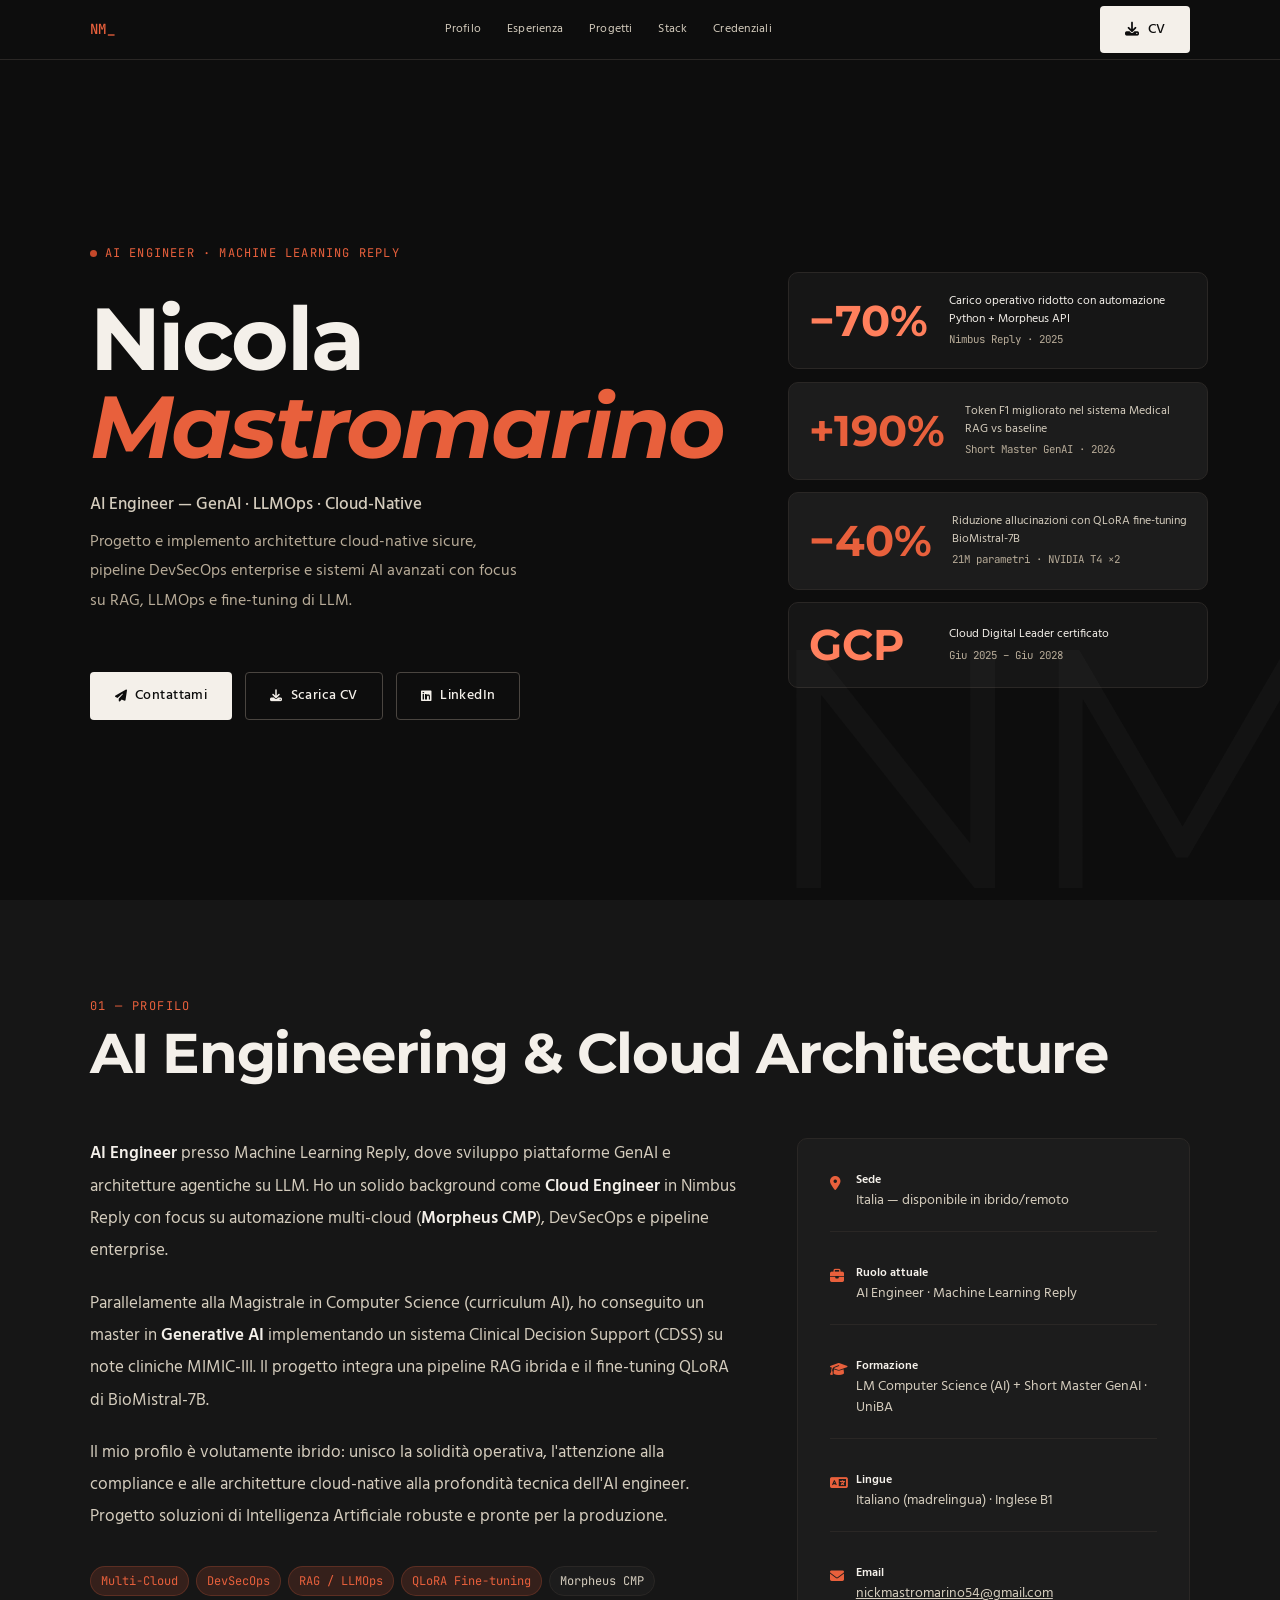
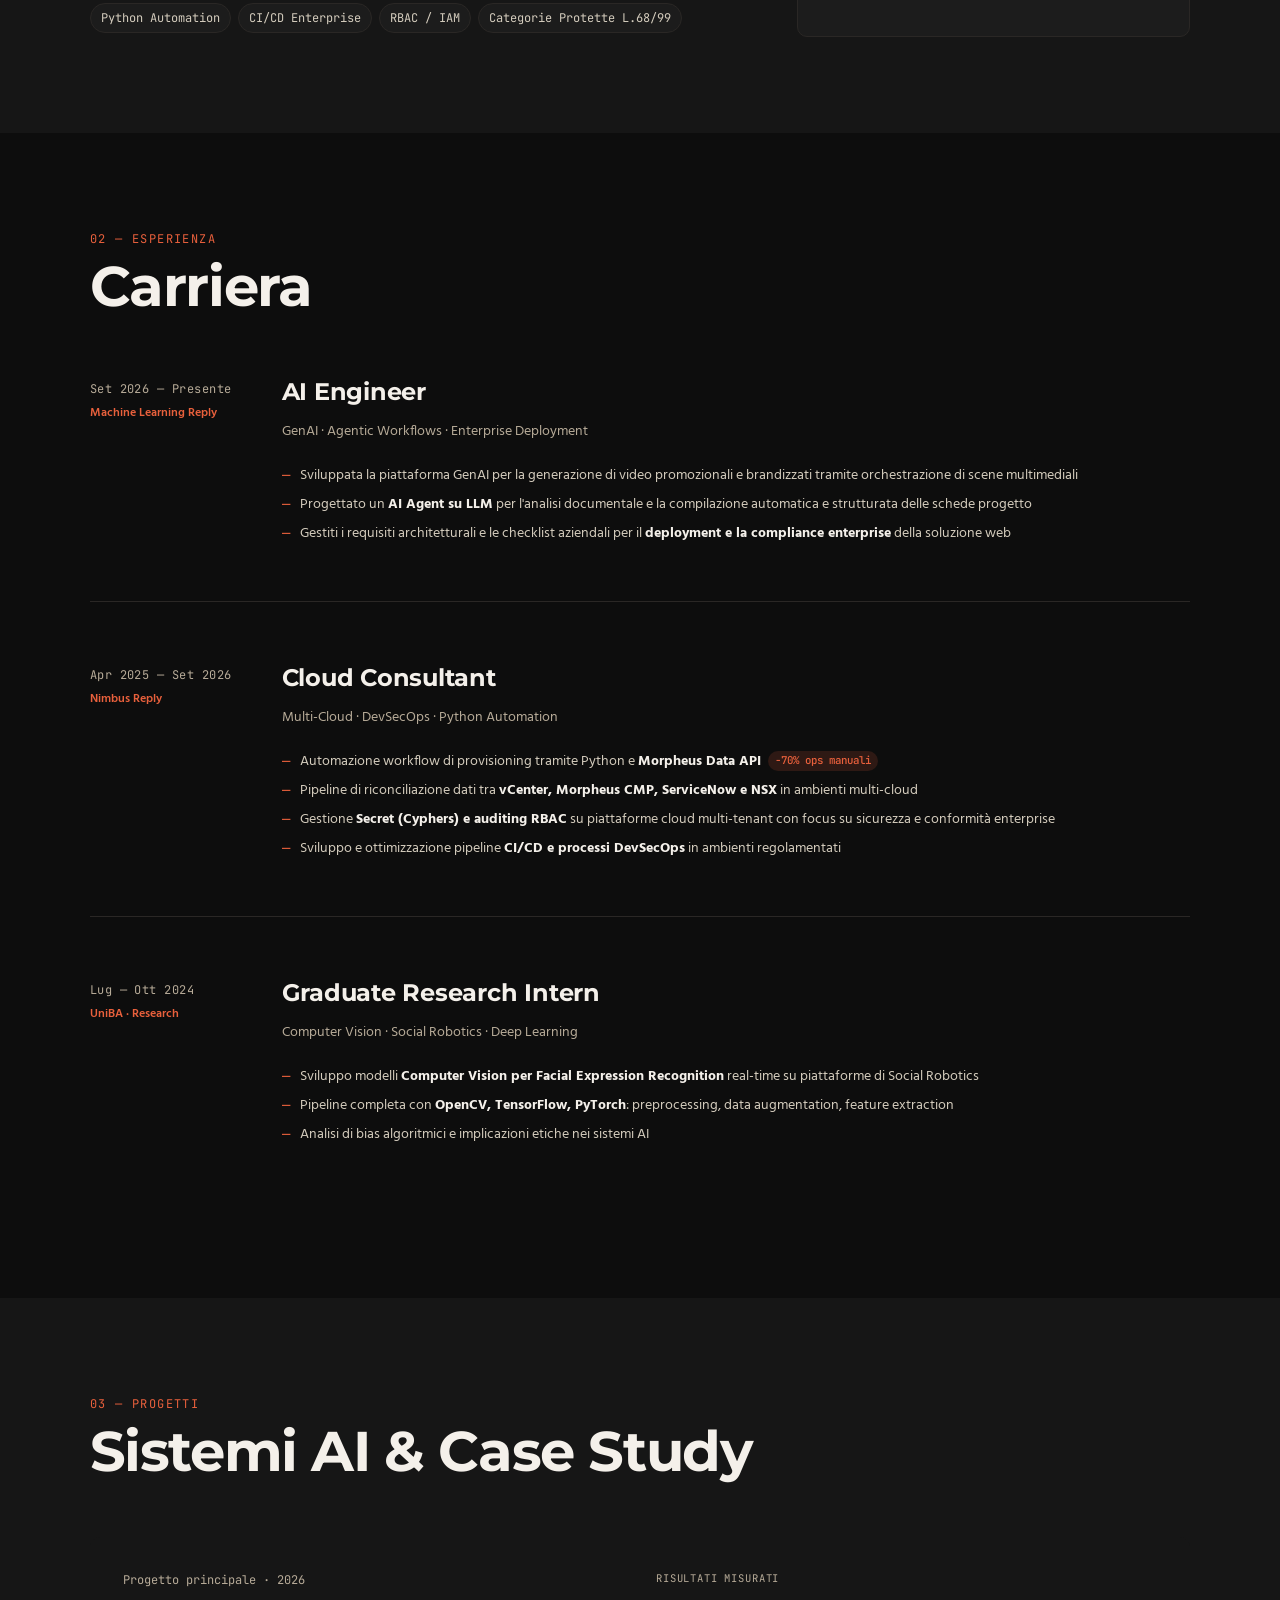
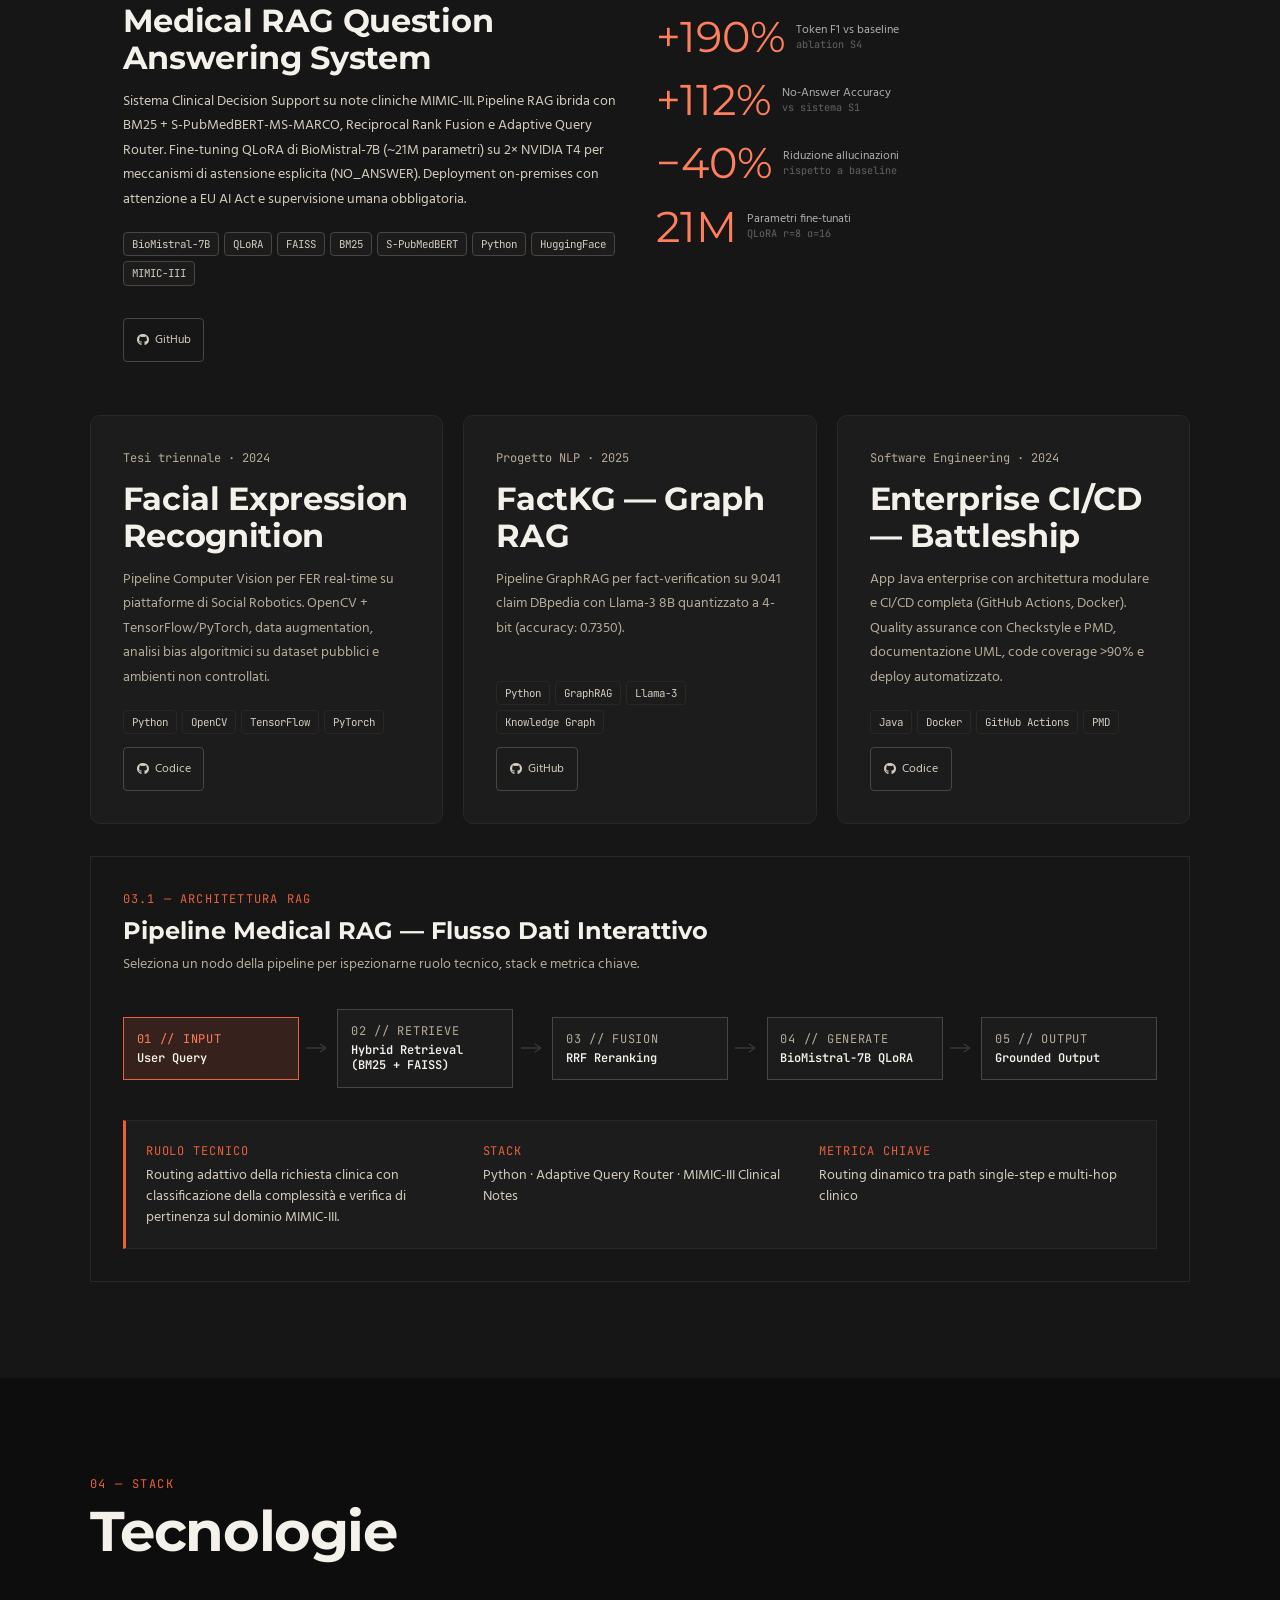
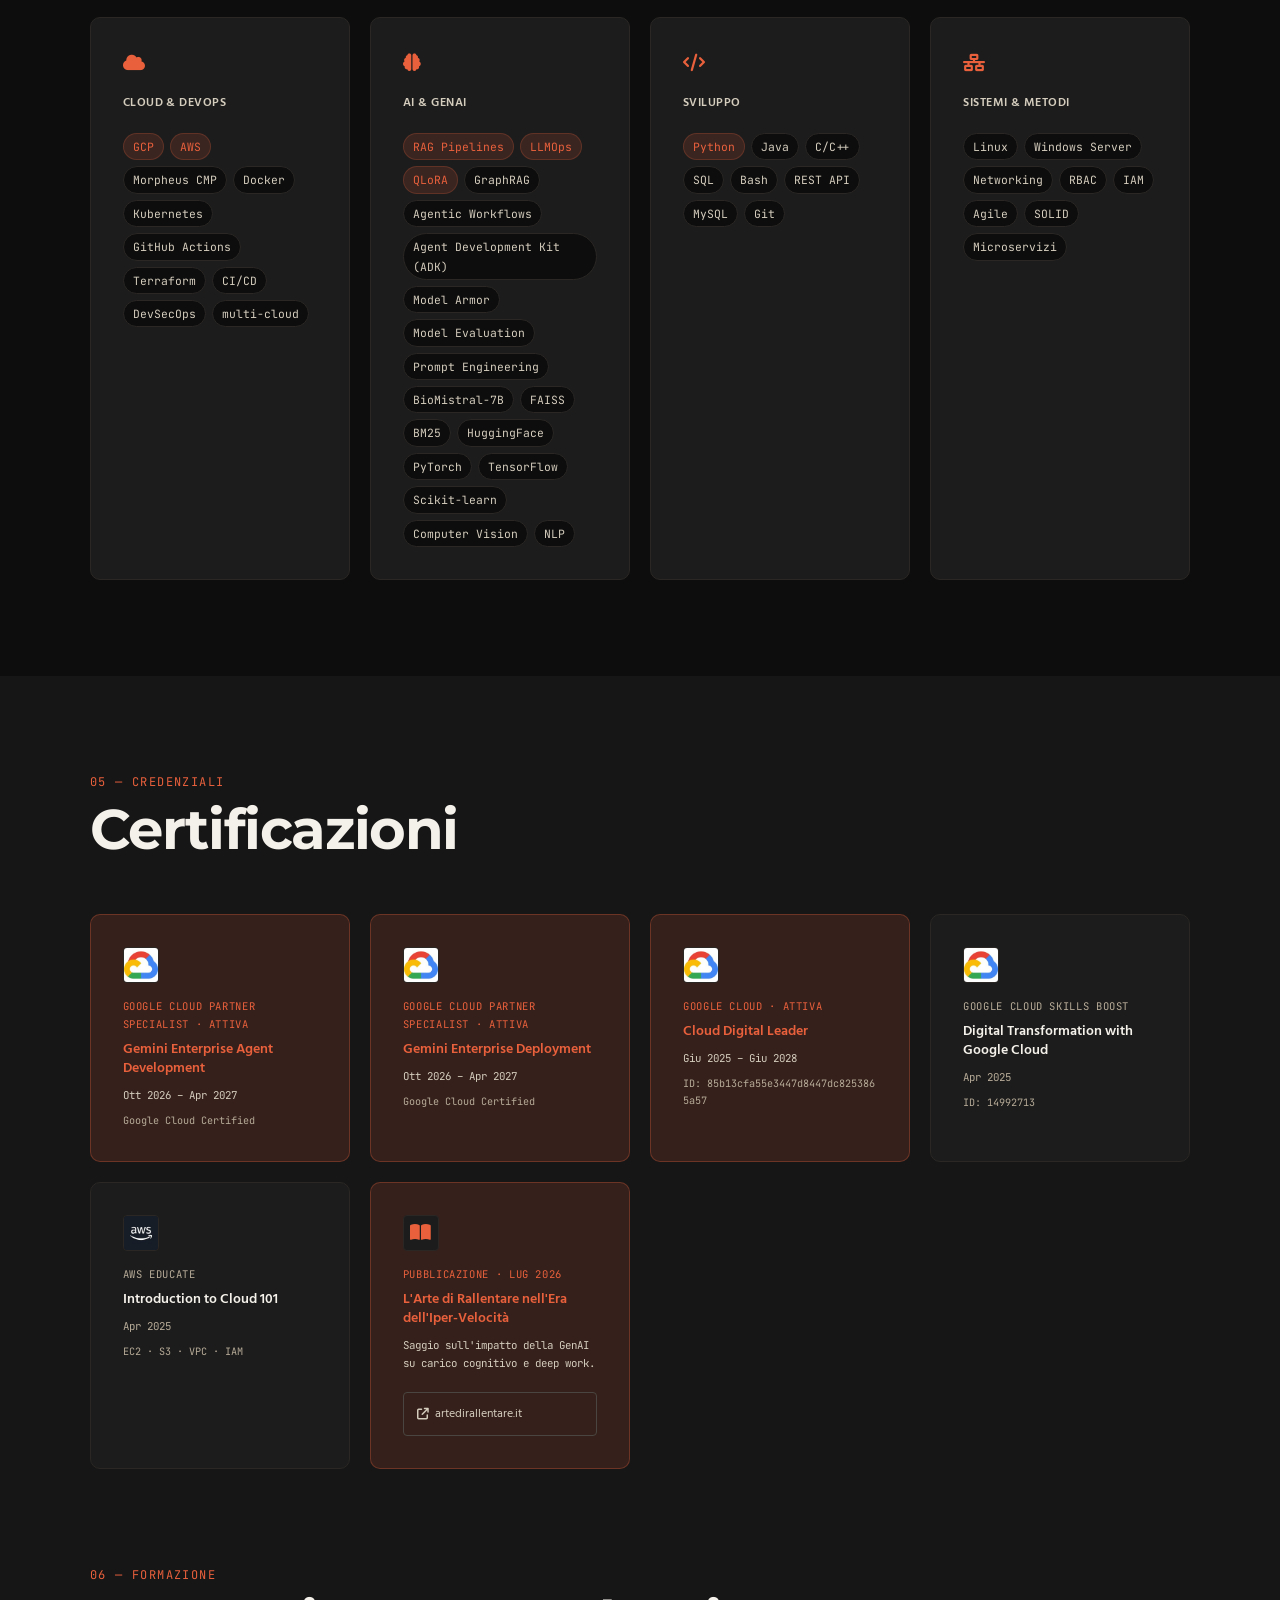
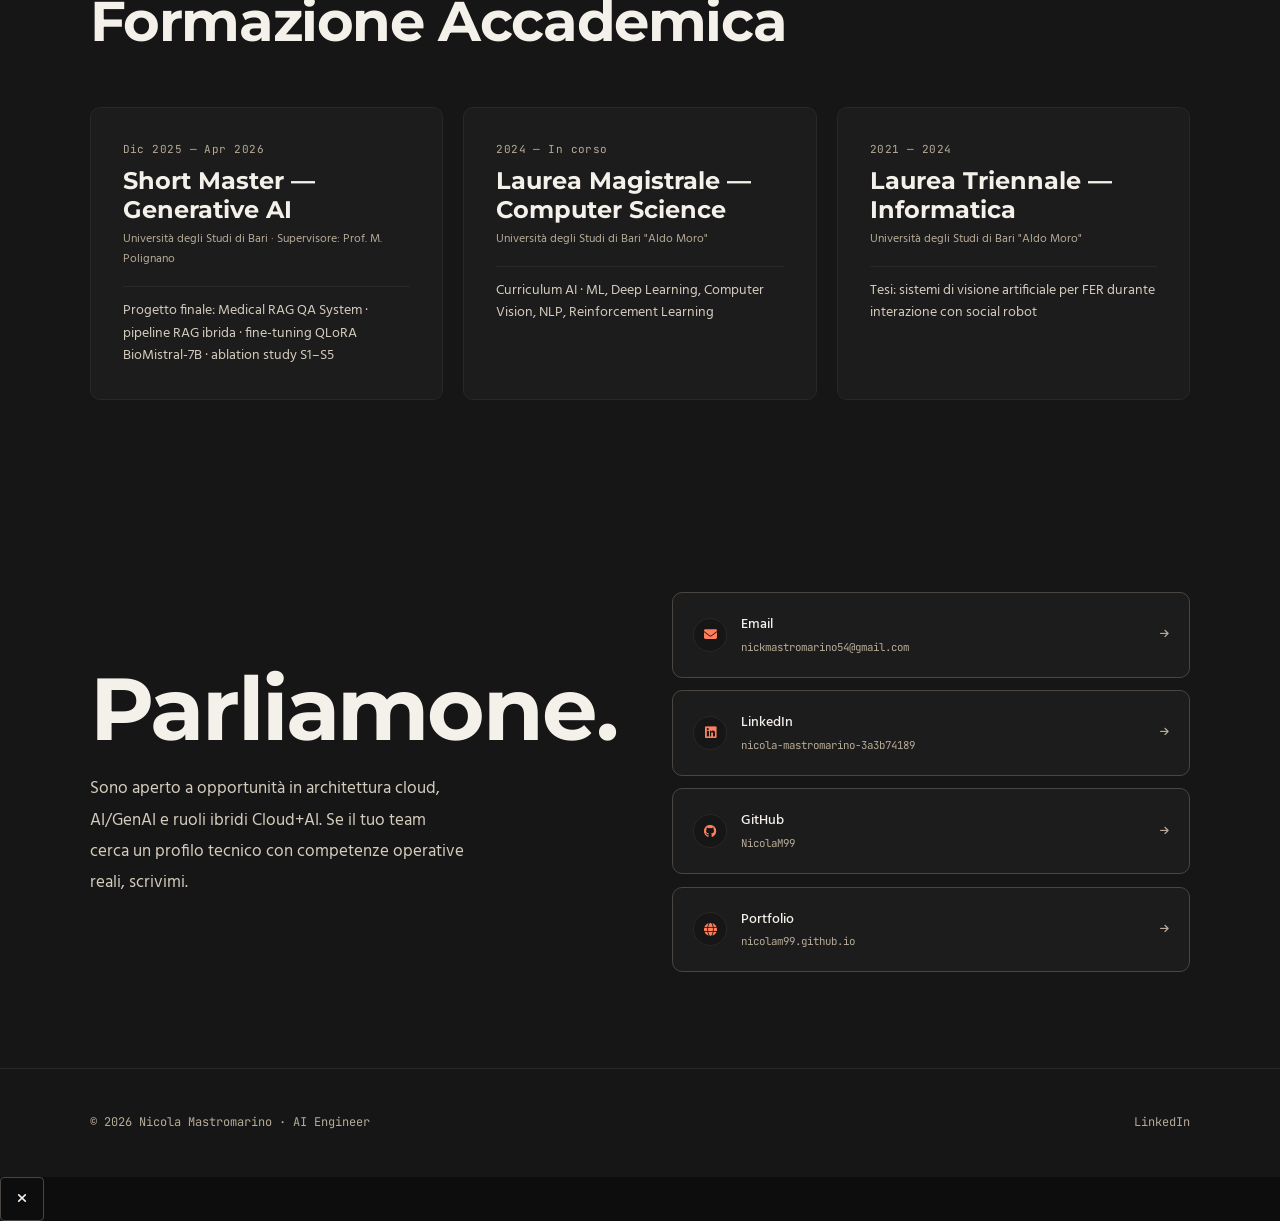
<file: index.html>
<!DOCTYPE html>
<html lang="it">
<head>
  <meta charset="UTF-8">
  <meta name="viewport" content="width=device-width, initial-scale=1.0">

  <!-- ═══════════════════════════════════════════════
       SEO & SOCIAL META
  ═══════════════════════════════════════════════ -->
  <title>Nicola Mastromarino | AI Engineer</title>
  <meta name="description" content="Nicola Mastromarino — AI Engineer. GenAI, LLMOps, Cloud-Native. Machine Learning Reply.">
  <meta name="keywords" content="Nicola Mastromarino, AI Engineer, Cloud Engineer, GenAI, LLMOps, RAG, DevSecOps, GCP, AWS, Morpheus">
  <meta name="author" content="Nicola Mastromarino">
  <meta name="robots" content="index, follow">
  <meta property="og:type" content="profile">
  <meta property="og:title" content="Nicola Mastromarino — AI Engineer">
  <meta property="og:description" content="AI Engineer presso Machine Learning Reply. Esperto in architetture cloud-native, DevSecOps, RAG e LLMOps.">
  <meta property="og:url" content="https://nicolam99.github.io/">
  <meta property="og:image" content="assets/images/profile-preview.jpg">
  <meta name="twitter:card" content="summary_large_image">
  <meta name="twitter:title" content="Nicola Mastromarino — AI Engineer">
  <meta name="twitter:description" content="AI Engineer presso Machine Learning Reply. Esperto in architetture cloud-native, DevSecOps, RAG e LLMOps.">

  <!-- Favicon -->
  <link rel="icon" type="image/svg+xml" href="assets/images/favicon.svg">

  <!-- ═══════════════════════════════════════════════
       RESOURCE HINTS — preconnect before any request
       dns-prefetch as fallback for older browsers
  ═══════════════════════════════════════════════ -->
  <link rel="preconnect" href="https://fonts.googleapis.com">
  <link rel="preconnect" href="https://fonts.gstatic.com" crossorigin>
  <link rel="dns-prefetch" href="https://cdnjs.cloudflare.com">

  <!-- Fonts — display=swap prevents FOUT -->
  <link href="https://fonts.googleapis.com/css2?family=Montserrat:ital,wght@0,400..800;1,400..800&family=Hind:wght@300;400;500;600;700&family=JetBrains+Mono:wght@400;500&display=swap" rel="stylesheet">

  <!-- Font Awesome — loaded after fonts so layout paint isn't blocked -->
  <link rel="stylesheet" href="https://cdnjs.cloudflare.com/ajax/libs/font-awesome/6.4.0/css/all.min.css" media="print" onload="this.media='all'">
  <noscript><link rel="stylesheet" href="https://cdnjs.cloudflare.com/ajax/libs/font-awesome/6.4.0/css/all.min.css"></noscript>

  <!-- Structured Data -->
  <script type="application/ld+json">
  {
    "@context": "https://schema.org",
    "@type": "Person",
    "name": "Nicola Mastromarino",
    "jobTitle": "AI Engineer",
    "worksFor": { "@type": "Organization", "name": "Machine Learning Reply" },
    "url": "https://nicolam99.github.io/",
    "sameAs": [
      "https://www.linkedin.com/in/nicola-mastromarino-3a3b74189/",
      "https://github.com/NicolaM99",
      "https://www.artedirallentare.it/"
    ],
    "alumniOf": {
      "@type": "CollegeOrUniversity",
      "name": "Università degli Studi di Bari Aldo Moro"
    },
    "knowsAbout": ["Cloud Computing", "Generative AI", "DevSecOps", "LLMOps", "RAG", "Graph RAG", "QLoRA", "Multi-Cloud"],
    "hasCredential": [
      {
        "@type": "EducationalOccupationalCredential",
        "name": "Google Cloud Certified - Cloud Digital Leader",
        "credentialCategory": "certification",
        "recognizedBy": { "@type": "Organization", "name": "Google Cloud" }
      },
      {
        "@type": "EducationalOccupationalCredential",
        "name": "AWS Educate - Introduction to Cloud 101",
        "credentialCategory": "certification",
        "recognizedBy": { "@type": "Organization", "name": "Amazon Web Services" }
      },
      {
        "@type": "EducationalOccupationalCredential",
        "name": "Google Cloud Skills Boost - Digital Transformation",
        "credentialCategory": "certification",
        "recognizedBy": { "@type": "Organization", "name": "Google Cloud" }
      }
    ],
    "author": {
      "@type": "Book",
      "name": "L'Arte di Rallentare nell'Era dell'Iper-Velocità",
      "url": "https://www.artedirallentare.it/"
    }
  }
  </script>

  <style>
    /* ═══════════════════════════════════════════════════════════════
       RESET & BOX MODEL
    ═══════════════════════════════════════════════════════════════ */
    *,
    *::before,
    *::after {
      margin: 0;
      padding: 0;
      box-sizing: border-box;
    }

    /* ═══════════════════════════════════════════════════════════════
       DESIGN TOKENS  — single source of truth, never use raw values
       in layout rules below.
    ═══════════════════════════════════════════════════════════════ */
    :root {
      /* Palette */
      --color-bg:           #0d0d0d;
      --color-bg-alt:       #161616;
      --color-surface:      #1c1c1c;
      --color-ink:          #f4f0ea;
      --color-ink-2:        #d4ccbd;
      --color-ink-3:        #b7ab98;
      --color-accent:       #e8603c;
      --color-accent-2:     #c4482a;
      --color-accent-bright:#ff7f5c;
      --color-accent-bg:    rgba(232, 96, 60, 0.15);
      --color-border:       #2a2725;
      --color-border-dark:  #4a4540;

      /* Typography */
      --font-display: 'Montserrat', system-ui, sans-serif;
      --font-mono:    'JetBrains Mono', 'Fira Code', monospace;
      --font-sans:    'Hind', system-ui, sans-serif;

      /* Fluid type scale  (min @ 320px → max @ 1440px) */
      --text-xs:   clamp(0.625rem, 0.58rem + 0.22vw,  0.75rem);   /* ~10–12px */
      --text-sm:   clamp(0.75rem,  0.69rem + 0.33vw,  0.875rem);  /* ~12–14px */
      --text-base: clamp(0.875rem, 0.81rem + 0.33vw,  1rem);      /* ~14–16px */
      --text-md:   clamp(0.9375rem,0.875rem + 0.31vw, 1.0625rem); /* ~15–17px */
      --text-lg:   clamp(1.125rem, 1rem + 0.63vw,     1.5rem);
      --text-xl:   clamp(1.25rem,  1rem + 1.25vw,     2rem);
      --text-2xl:  clamp(1.5rem,   1.1rem + 2vw,      2.75rem);
      --text-3xl:  clamp(2rem,     1.25rem + 3.75vw,  3.5rem);
      --text-hero: clamp(2.75rem,  1.5rem + 6.25vw,   5.5rem);

      /* Fluid spacing */
      --space-1:   clamp(0.375rem, 0.35rem + 0.13vw,  0.5rem);
      --space-2:   clamp(0.625rem, 0.56rem + 0.31vw,  0.875rem);
      --space-3:   clamp(0.875rem, 0.75rem + 0.63vw,  1.25rem);
      --space-4:   clamp(1.25rem,  1rem + 1.25vw,     2rem);
      --space-5:   clamp(2rem,     1.5rem + 2.5vw,    3.5rem);
      --space-6:   clamp(3rem,     2rem + 5vw,        6rem);
      --space-7:   clamp(4rem,     2.5rem + 7.5vw,    8rem);

      /* Layout */
      --page-inline: clamp(1.25rem, 7vw, 7rem);
      --nav-height:  60px;
      --radius-sm:   4px;
      --radius-md:   10px;
      --radius-pill: 999px;

      /* Motion */
      --ease-out:    cubic-bezier(0.16, 1, 0.3, 1);
      --ease-spring: cubic-bezier(0.34, 1.56, 0.64, 1);
      --dur-fast:    150ms;
      --dur-base:    250ms;
      --dur-slow:    400ms;
    }

    /* ═══════════════════════════════════════════════════════════════
       BASE
    ═══════════════════════════════════════════════════════════════ */
    html {
      scroll-behavior: smooth;
      -webkit-text-size-adjust: 100%;
    }

    body {
      font-family:      var(--font-sans);
      background-color: var(--color-bg);
      color:            var(--color-ink);
      font-size:        var(--text-base);
      line-height:      1.7;
      overflow-x:       hidden;
    }

    /* Reduced-motion: disable all animations for users who prefer it */
    @media (prefers-reduced-motion: reduce) {
      *,
      *::before,
      *::after {
        animation-duration:   0.01ms !important;
        animation-iteration-count: 1 !important;
        transition-duration:  0.01ms !important;
      }
      html { scroll-behavior: auto; }
    }

    img, svg { display: block; max-inline-size: 100%; }

    /* Globally visible focus ring — keyboard-nav first */
    :focus-visible {
      outline:        2.5px solid var(--color-accent);
      outline-offset: 3px;
      border-radius:  var(--radius-sm);
    }

    /* ═══════════════════════════════════════════════════════════════
       SKIP LINK — first tabbable element on page
    ═══════════════════════════════════════════════════════════════ */
    .skip-link {
      position:    absolute;
      inset-block-start:  -999px;
      inset-inline-start: 0;
      background:  var(--color-accent);
      color:       var(--color-bg);
      padding:     var(--space-2) var(--space-3);
      font-size:   var(--text-sm);
      font-weight: 600;
      text-decoration: none;
      z-index:     999;
      border-end-end-radius: var(--radius-sm);
    }
    .skip-link:focus-visible {
      inset-block-start: 0;
      outline: none;
    }

    /* ═══════════════════════════════════════════════════════════════
       NAV
    ═══════════════════════════════════════════════════════════════ */
    .site-nav {
      position:   fixed;
      inset-block-start:  0;
      inset-inline: 0;
      z-index:    200;
      display:    flex;
      flex-wrap:  nowrap;
      align-items: center;
      justify-content: space-between;
      gap:        var(--space-2);
      padding-block:  0;
      padding-inline: var(--page-inline);
      block-size: var(--nav-height);
      background: var(--color-bg);
      border-block-end: 1px solid var(--color-border);
    }

    .nav-logo {
      font-family:     var(--font-mono);
      font-size:       var(--text-sm);
      font-weight:     500;
      color:           var(--color-accent);
      letter-spacing:  0.06em;
      text-decoration: none;
      white-space:     nowrap;
      flex-shrink:     0;
      display:         inline-flex;
      align-items:     center;
      min-block-size:  44px;
      transition:      color var(--dur-fast) var(--ease-out);
    }
    .nav-logo:hover { color: var(--color-ink); }

    .nav-links {
      display:     flex;
      gap:         clamp(1rem, 2vw, 2rem);
      list-style:  none;
    }

    .nav-links a {
      display:         inline-flex;
      align-items:     center;
      min-block-size:  44px;
      font-size:       var(--text-xs);
      color:           var(--color-ink-2);
      text-decoration: none;
      letter-spacing:  0.02em;
      padding-block:   var(--space-1);
      position:        relative;
      white-space:     nowrap;
      transition:      color var(--dur-fast) var(--ease-out);
    }

    /* Underline slide-in micro-interaction — no layout shift */
    .nav-links a::after {
      content:    '';
      position:   absolute;
      inset-block-end:    6px;
      inset-inline-start: 0;
      inline-size:  0;
      block-size:   1.5px;
      background:   var(--color-accent);
      transition:   inline-size var(--dur-base) var(--ease-out);
    }
    .nav-links a:hover { color: var(--color-accent); }
    .nav-links a:hover::after { inline-size: 100%; }

    .nav-cta {
      display:         inline-flex;
      align-items:     center;
      justify-content: center;
      min-block-size:  44px;
      gap:             var(--space-1);
      background:      var(--color-ink);
      color:           var(--color-bg);
      padding-block:   var(--space-1);
      padding-inline:  var(--space-3);
      border-radius:   var(--radius-sm);
      font-size:       var(--text-xs);
      font-weight:     600;
      text-decoration: none;
      letter-spacing:  0.03em;
      white-space:     nowrap;
      flex-shrink:     0;
      transition: background var(--dur-base) var(--ease-out),
                  color      var(--dur-base) var(--ease-out),
                  transform  var(--dur-fast) var(--ease-spring);
    }
    .nav-cta:hover {
      background:  var(--color-accent);
      color:       var(--color-bg);
      transform:   translateY(-1px);
    }

    .nav-toggle {
      display:         none;
      align-items:     center;
      justify-content: center;
      min-inline-size: 44px;
      min-block-size:  44px;
      background:      transparent;
      border:          1px solid var(--color-border-dark);
      border-radius:   var(--radius-sm);
      color:           var(--color-ink);
      cursor:          pointer;
      flex-shrink:     0;
      transition:      border-color var(--dur-fast) var(--ease-out),
                       color        var(--dur-fast) var(--ease-out);
    }
    .nav-toggle:hover {
      border-color: var(--color-accent);
      color:        var(--color-accent);
    }

    /* Mobile side drawer */
    .drawer-overlay {
      position:   fixed;
      inset:      0;
      z-index:    290;
      background: var(--color-bg);
      opacity:    0;
      visibility: hidden;
      transition: opacity var(--dur-base) var(--ease-out),
                  visibility var(--dur-base) var(--ease-out);
    }
    .drawer-overlay.is-open {
      opacity:    0.75;
      visibility: visible;
    }

    .drawer {
      position:       fixed;
      inset-block:    0;
      inset-inline-end: 0;
      z-index:        300;
      inline-size:    min(82vw, 320px);
      background:     var(--color-bg-alt);
      border-inline-start: 1px solid var(--color-border);
      padding:        var(--space-4);
      display:        flex;
      flex-direction: column;
      gap:            var(--space-4);
      transform:      translateX(100%);
      visibility:     hidden;
      transition:     transform var(--dur-base) var(--ease-out),
                      visibility var(--dur-base) var(--ease-out);
    }
    .drawer.is-open {
      transform:  translateX(0);
      visibility: visible;
    }

    .drawer-head {
      display:         flex;
      align-items:     center;
      justify-content: space-between;
      border-block-end: 1px solid var(--color-border);
      padding-block-end: var(--space-2);
    }

    .drawer-title {
      font-family:    var(--font-mono);
      font-size:      var(--text-xs);
      color:          var(--color-ink-3);
      text-transform: uppercase;
      letter-spacing: 0.08em;
    }

    .drawer-close {
      display:         inline-flex;
      align-items:     center;
      justify-content: center;
      min-inline-size: 44px;
      min-block-size:  44px;
      background:      transparent;
      border:          1px solid var(--color-border-dark);
      border-radius:   var(--radius-sm);
      color:           var(--color-ink);
      cursor:          pointer;
    }
    .drawer-close:hover {
      border-color: var(--color-accent);
      color:        var(--color-accent);
    }

    .drawer-links {
      list-style:     none;
      display:        flex;
      flex-direction: column;
      gap:            var(--space-1);
    }

    .drawer-links a {
      display:         flex;
      align-items:     center;
      min-block-size:  44px;
      padding-inline:  var(--space-2);
      border-radius:   var(--radius-sm);
      font-size:       var(--text-base);
      color:           var(--color-ink);
      text-decoration: none;
      transition:      background var(--dur-fast) var(--ease-out),
                       color      var(--dur-fast) var(--ease-out);
    }
    .drawer-links a:hover {
      background: var(--color-surface);
      color:      var(--color-accent);
    }

    .drawer-cta {
      margin-block-start: auto;
      display:         inline-flex;
      align-items:     center;
      justify-content: center;
      min-block-size:  44px;
      gap:             var(--space-1);
      background:      var(--color-ink);
      color:           var(--color-bg);
      padding:         var(--space-2) var(--space-3);
      border-radius:   var(--radius-sm);
      font-size:       var(--text-sm);
      font-weight:     600;
      text-decoration: none;
    }
    .drawer-cta:hover {
      background: var(--color-accent);
      color:      var(--color-bg);
    }

    /* ═══════════════════════════════════════════════════════════════
       HERO
    ═══════════════════════════════════════════════════════════════ */
    #hero {
      min-block-size:  100svh;  /* svh for mobile browser chrome awareness */
      padding-block-start:  calc(var(--nav-height) + var(--space-6));
      padding-block-end:    var(--space-6);
      padding-inline:       var(--page-inline);
      display:         grid;
      /* Fluid two-column: left expands, right clamps at 420px */
      grid-template-columns: 1fr min(420px, 45%);
      gap:             clamp(2rem, 5vw, 5rem);
      align-items:     center;
      position:        relative;
      overflow:        hidden;
    }

    /* Decorative watermark — purely visual, hidden from AT */
    .hero-watermark {
      position:      absolute;
      font-family:   var(--font-display);
      font-size:     min(28vw, 340px);
      color:         rgba(255, 255, 255, 0.025);
      inset-inline-end:  -4vw;
      inset-block-end:   -4vh;
      line-height:   1;
      pointer-events: none;
      user-select:   none;
      letter-spacing: -0.04em;
    }

    .hero-eyebrow {
      display:       inline-flex;
      align-items:   center;
      gap:           8px;
      font-family:   var(--font-mono);
      font-size:     var(--text-xs);
      letter-spacing: 0.10em;
      color:         var(--color-accent);
      text-transform: uppercase;
      margin-block-end: var(--space-4);
    }

    /* Live dot — aria-label on parent, role="img" equivalent via aria-hidden=false
       aria-live so screen readers notice the pulsing state */
    .dot-live {
      inline-size:  7px;
      block-size:   7px;
      border-radius: var(--radius-pill);
      background:   var(--color-accent-2);
      flex-shrink:  0;
      animation:    pulse-dot 2s ease-in-out infinite;
    }

    @keyframes pulse-dot {
      0%, 100% { opacity: 1;   transform: scale(1); }
      50%       { opacity: 0.3; transform: scale(0.85); }
    }

    .hero-title {
      font-family:    var(--font-display);
      font-size:      var(--text-hero);
      line-height:    1.0;
      letter-spacing: -0.025em;
      margin-block-end: var(--space-3);
    }
    .hero-title .line2 {
      color:      var(--color-accent);
      font-style: italic;
    }

    .hero-role {
      font-size:        var(--text-md);
      color:            var(--color-ink-2);
      margin-block-end: var(--space-1);
      font-weight:      500;
    }

    .hero-desc {
      font-size:        var(--text-base);
      color:            var(--color-ink-3);
      max-inline-size:  48ch;
      margin-block-end: var(--space-5);
      line-height:      1.85;
    }

    .hero-btns {
      display:     flex;
      gap:         var(--space-2);
      flex-wrap:   wrap;
    }

    /* ═══════════════════════════════════════════════════════════════
       BUTTON COMPONENTS
       Transitions only touch transform + opacity + background/color
       — never margin, padding, width, height (would cause layout shift)
    ═══════════════════════════════════════════════════════════════ */
    .btn {
      display:         inline-flex;
      align-items:     center;
      gap:             8px;
      padding-block:   11px;
      padding-inline:  24px;
      border-radius:   var(--radius-sm);
      font-size:       var(--text-sm);
      font-weight:     500;
      letter-spacing:  0.03em;
      text-decoration: none;
      border:          1.5px solid transparent;
      transition:
        background     var(--dur-base) var(--ease-out),
        color          var(--dur-base) var(--ease-out),
        border-color   var(--dur-base) var(--ease-out),
        transform      var(--dur-fast) var(--ease-spring),
        box-shadow     var(--dur-base) var(--ease-out);
      cursor:          pointer;
    }

    .btn-icon { font-size: var(--text-xs); }

    .btn-dark {
      background: var(--color-ink);
      color:      var(--color-bg);
    }
    .btn-dark:hover {
      background: var(--color-accent);
      color:      var(--color-bg);
      transform:  translateY(-2px);
    }

    .btn-ghost {
      background:   transparent;
      color:        var(--color-ink);
      border-color: var(--color-border-dark);
    }
    .btn-ghost:hover {
      border-color: var(--color-accent);
      color:        var(--color-accent);
      transform:    translateY(-2px);
    }

    /* ═══════════════════════════════════════════════════════════════
       IMPACT PANEL (hero right column)
    ═══════════════════════════════════════════════════════════════ */
    .impact-panel {
      display: flex;
      flex-direction: column;
      gap: var(--space-2);
    }

    .impact-card {
      background:    var(--color-surface);
      border:        1px solid var(--color-border);
      border-radius: var(--radius-md);
      padding-block:   var(--space-3);
      padding-inline:  var(--space-3);
      display:       flex;
      align-items:   center;
      gap:           var(--space-3);
      transition:
        transform    var(--dur-base) var(--ease-out),
        border-color var(--dur-base) var(--ease-out);
    }
    .impact-card:hover {
      transform:    translateY(-2px);
      border-color: var(--color-border-dark);
    }

    .impact-num {
      font-family:   var(--font-display);
      font-size:     var(--text-2xl);
      line-height:   1;
      color:         var(--color-accent);
      min-inline-size: clamp(84px, 22vw, 120px);
      flex-shrink:   0;
      font-weight:   700;
    }

    .impact-label {
      font-size:   var(--text-xs);
      color:       var(--color-ink-2);
      line-height: 1.45;
    }

    .impact-sub {
      font-family: var(--font-mono);
      font-size:   calc(var(--text-xs) * 0.9);
      color:       var(--color-ink-3);
      margin-block-start: 2px;
    }

    /* Dark variant */
    .impact-card--dark {
      background:   var(--color-bg-alt);
      border-color: var(--color-border);
    }
    .impact-card--dark .impact-num   { color: var(--color-accent-bright); }
    .impact-card--dark .impact-label { color: var(--color-ink); }
    .impact-card--dark .impact-sub   { color: var(--color-ink-3); }

    /* ═══════════════════════════════════════════════════════════════
       SECTION SHELL
    ═══════════════════════════════════════════════════════════════ */
    .section {
      padding-block:  var(--space-6);
      padding-inline: var(--page-inline);
    }

    .section--alt { background-color: var(--color-bg-alt); }

    .section-label {
      font-family:    var(--font-mono);
      font-size:      var(--text-xs);
      letter-spacing: 0.12em;
      color:          var(--color-accent);
      text-transform: uppercase;
      margin-block-end: var(--space-1);
    }

    .section-title {
      font-family:    var(--font-display);
      font-size:      var(--text-3xl);
      letter-spacing: -0.025em;
      margin-block-end: var(--space-5);
      line-height:    1.05;
    }

    /* ═══════════════════════════════════════════════════════════════
       ABOUT
    ═══════════════════════════════════════════════════════════════ */
    .about-grid {
      display: grid;
      grid-template-columns: 5fr 3fr;
      gap:     clamp(2rem, 4vw, 4rem);
      align-items: start;
    }

    .about-body p {
      font-size:        var(--text-md);
      color:            var(--color-ink-2);
      line-height:      1.9;
      margin-block-end: var(--space-3);
    }
    .about-body strong { color: var(--color-ink); font-weight: 600; }

    .chip-row {
      display:          flex;
      flex-wrap:        wrap;
      gap:              7px;
      margin-block-start: var(--space-4);
    }

    .chip {
      font-family:    var(--font-mono);
      font-size:      var(--text-xs);
      background:     var(--color-surface);
      border:         1px solid var(--color-border);
      padding-block:  4px;
      padding-inline: 10px;
      border-radius:  var(--radius-pill);
      color:          var(--color-ink-2);
    }
    .chip--hi {
      background:   var(--color-accent-bg);
      border-color: rgba(232, 96, 60, 0.22);
      color:        var(--color-accent);
    }

    /* Aside info card */
    .aside-card {
      background:    var(--color-surface);
      border:        1px solid var(--color-border);
      border-radius: var(--radius-md);
      padding:       var(--space-4);
      display:       flex;
      flex-direction: column;
      gap:           var(--space-4);
    }

    .aside-row {
      display:          flex;
      align-items:      flex-start;
      gap:              10px;
      padding-block-end: var(--space-3);
      border-block-end:  1px solid var(--color-border);
    }
    .aside-row:last-child {
      border-block-end: none;
      padding-block-end: 0;
    }

    .aside-icon {
      color:       var(--color-accent);
      font-size:   14px;
      margin-block-start: 2px;
      inline-size: 16px;
      flex-shrink: 0;
    }

    .aside-text {
      font-size:   var(--text-sm);
      color:       var(--color-ink-2);
      line-height: 1.5;
    }
    .aside-text strong {
      color:       var(--color-ink);
      display:     block;
      font-size:   var(--text-xs);
      font-weight: 600;
      margin-block-end: 1px;
    }

    /* ═══════════════════════════════════════════════════════════════
       EXPERIENCE
    ═══════════════════════════════════════════════════════════════ */
    .exp-list {
      display:        flex;
      flex-direction: column;
    }

    .exp-item {
      display:               grid;
      grid-template-columns: 160px 1fr;
      gap:                   clamp(1.5rem, 2.5vw, 2.5rem);
      padding-block:         var(--space-5);
      border-block-end:      1px solid var(--color-border);
    }
    .exp-item:first-child { padding-block-start: 0; }
    .exp-item:last-child  { border-block-end: none; }

    .exp-meta { padding-block-start: 4px; }

    .exp-period {
      font-family:    var(--font-mono);
      font-size:      var(--text-xs);
      color:          var(--color-ink-3);
      letter-spacing: 0.04em;
      margin-block-end: var(--space-1);
    }

    .exp-company {
      font-size:   var(--text-xs);
      color:       var(--color-accent);
      font-weight: 600;
    }

    .exp-title {
      font-family:    var(--font-display);
      font-size:      var(--text-lg);
      margin-block-end: var(--space-1);
      letter-spacing: -0.01em;
    }

    .exp-sub {
      font-size:        var(--text-sm);
      color:            var(--color-ink-3);
      margin-block-end: var(--space-3);
    }

    .exp-bullets {
      list-style:     none;
      display:        flex;
      flex-direction: column;
      gap:            6px;
    }

    .exp-bullets li {
      font-size:        var(--text-sm);
      color:            var(--color-ink-2);
      padding-inline-start: 18px;
      position:         relative;
      line-height:      1.65;
    }
    .exp-bullets li::before {
      content:               '—';
      position:              absolute;
      inset-inline-start:    0;
      color:                 var(--color-accent);
      font-family:           var(--font-mono);
    }
    .exp-bullets li strong { color: var(--color-ink); }

    .metric-badge {
      display:          inline-block;
      background:       var(--color-accent-bg);
      color:            var(--color-accent);
      font-family:      var(--font-mono);
      font-size:        calc(var(--text-xs) * 0.9);
      padding-block:    1px;
      padding-inline:   7px;
      border-radius:    var(--radius-pill);
      margin-inline-start: 4px;
      font-weight:      500;
      vertical-align:   middle;
    }

    /* ═══════════════════════════════════════════════════════════════
       PROJECTS
    ═══════════════════════════════════════════════════════════════ */
    .projects-grid {
      display:               grid;
      /* auto-fit: naturally collapses to 1 col on narrow viewports */
      grid-template-columns: repeat(auto-fit, minmax(min(100%, 340px), 1fr));
      gap:                   var(--space-3);
    }

    .proj-card {
      background:    var(--color-surface);
      border:        1px solid var(--color-border);
      border-radius: var(--radius-md);
      padding:       var(--space-4);
      display:       flex;
      flex-direction: column;
      transition:
        transform  var(--dur-base) var(--ease-out),
        box-shadow var(--dur-base) var(--ease-out);
    }
    .proj-card:hover {
      transform:  translateY(-4px);
      box-shadow: 0 16px 40px rgba(0, 0, 0, 0.8);
    }

    /* Featured card spans full width then splits internally */
    .proj-card--featured {
      background:  var(--color-bg-alt);
      border-color: transparent;
      grid-column: 1 / -1;  /* always spans full grid width */
      display:     grid;
      grid-template-columns: repeat(auto-fit, minmax(min(100%, 280px), 1fr));
      gap:         clamp(2rem, 2.5vw, 2.5rem);
      align-items: start;
    }

    .proj-n {
      font-family:    var(--font-mono);
      font-size:      var(--text-xs);
      color:          var(--color-ink-3);
      margin-block-end: var(--space-2);
    }
    .proj-card--featured .proj-n { color: var(--color-ink-3); }

    .proj-h {
      font-family:    var(--font-display);
      font-size:      var(--text-xl);
      margin-block-end: var(--space-2);
      letter-spacing: -0.01em;
      line-height:    1.15;
    }
    .proj-card--featured .proj-h { color: var(--color-ink); }

    .proj-desc {
      font-size:        var(--text-sm);
      color:            var(--color-ink-3);
      line-height:      1.75;
      flex:             1;
      margin-block-end: var(--space-3);
    }
    .proj-card--featured .proj-desc { color: var(--color-ink-2); }

    .proj-foot {
      display:     flex;
      align-items: center;
      justify-content: space-between;
      gap:         var(--space-2);
      margin-block-start: auto;
      flex-wrap:   wrap;
    }

    .tag-row {
      display:  flex;
      flex-wrap: wrap;
      gap:       5px;
    }
    .proj-card--featured .tag-row {
      margin-block-end: var(--space-4);
    }

    .tag {
        font-family:    var(--font-mono);
        font-size:      calc(var(--text-xs) * 0.9);
        background:     var(--color-surface);
        border:         1px solid var(--color-border);
        padding-block:  2px;
        padding-inline: 8px;
        border-radius:  var(--radius-sm);
        color:          var(--color-ink-2);
      }
    .proj-card--featured .tag {
      background:   var(--color-surface);
      border-color: var(--color-border-dark);
      color:        var(--color-ink-2);
    }

    .gh-btn {
      display:     inline-flex;
      align-items: center;
      min-block-size: 44px;
      gap:         6px;
      font-size:   var(--text-xs);
      color:       var(--color-ink-2);
      text-decoration: none;
      border:      1px solid var(--color-border-dark);
      border-radius: var(--radius-sm);
      padding-block:  var(--space-1);
      padding-inline: var(--space-2);
      white-space: nowrap;
      flex-shrink: 0;
      transition:
        background   var(--dur-base) var(--ease-out),
        color        var(--dur-base) var(--ease-out),
        border-color var(--dur-base) var(--ease-out),
        transform    var(--dur-fast) var(--ease-spring);
    }
    .gh-btn:hover {
      background:   var(--color-ink);
      color:        var(--color-bg);
      border-color: transparent;
      transform:    translateY(-1px);
    }

    .proj-card--featured .gh-btn {
      color:        var(--color-ink-2);
      border-color: var(--color-border-dark);
    }
    .proj-card--featured .gh-btn:hover {
      background: var(--color-accent);
      color:      var(--color-bg);
    }

    /* Featured metrics column */
    .proj-metrics {
      display:        flex;
      flex-direction: column;
      gap:            var(--space-3);
    }

    .proj-metrics-label {
      font-family:    var(--font-mono);
      font-size:      calc(var(--text-xs) * 0.88);
      color:          var(--color-ink-3);
      text-transform: uppercase;
      letter-spacing: 0.08em;
      margin-block-end: var(--space-1);
    }

    .metric-row {
      display:     flex;
      align-items: center;
      gap:         10px;
    }

    .metric-val {
      font-family: var(--font-display);
      font-size:   var(--text-2xl);
      color:       var(--color-accent-bright);
      line-height: 1;
      min-inline-size: 70px;
    }

    .metric-txt {
      font-size:   var(--text-xs);
      color:       rgba(255, 255, 255, 0.65);
      line-height: 1.35;
    }

    .metric-txt-sub {
      font-family: var(--font-mono);
      font-size:   calc(var(--text-xs) * 0.85);
      opacity:     0.5;
      display:     block;
    }

    /* ═══════════════════════════════════════════════════════════════
       STACK
    ═══════════════════════════════════════════════════════════════ */
    .stack-grid {
      display:               grid;
      grid-template-columns: repeat(auto-fit, minmax(min(100%, 220px), 1fr));
      gap:                   var(--space-3);
    }

    .stack-col {
      background:    var(--color-surface);
      border:        1px solid var(--color-border);
      border-radius: var(--radius-md);
      padding:       var(--space-4);
    }

    .stack-icon {
      font-size:        1.1rem;
      color:            var(--color-accent);
      margin-block-end: var(--space-2);
    }

    .stack-head {
      font-size:        var(--text-xs);
      font-weight:      600;
      letter-spacing:   0.04em;
      text-transform:   uppercase;
      color:            var(--color-ink-2);
      margin-block-end: var(--space-3);
    }

    .pill-wrap { display: flex; flex-wrap: wrap; gap: 6px; }

    .pill {
      font-family:    var(--font-mono);
      font-size:      calc(var(--text-xs) * 0.95);
      background:     var(--color-bg);
      border:         1px solid var(--color-border);
      padding-block:  3px;
      padding-inline: 9px;
      border-radius:  var(--radius-pill);
      color:          var(--color-ink-2);
    }
    .pill--hi {
      background:   var(--color-accent-bg);
      border-color: rgba(232, 96, 60, 0.22);
      color:        var(--color-accent);
    }

    /* ═══════════════════════════════════════════════════════════════
       CERTIFICATIONS
    ═══════════════════════════════════════════════════════════════ */
    .certs-row {
      display:               grid;
      grid-template-columns: repeat(auto-fit, minmax(min(100%, 210px), 1fr));
      gap:                   var(--space-3);
    }

    .cert-card {
      background:    var(--color-surface);
      border:        1px solid var(--color-border);
      border-radius: var(--radius-md);
      padding:       var(--space-4);
      display:       flex;
      flex-direction: column;
      gap:           var(--space-1);
    }

    .cert-card--active {
      border-color: rgba(232, 96, 60, 0.30);
      background:   var(--color-accent-bg);
    }

    .cert-card--pending {
      border:     1.5px dashed rgba(232, 96, 60, 0.30);
      background: transparent;
    }

    .cert-icon {
      display:          inline-flex;
      align-items:      center;
      justify-content:  center;
      inline-size:      36px;
      block-size:       36px;
      font-size:        1.15rem;
      color:            var(--color-accent);
      margin-block-end: var(--space-1);
      border-radius:    var(--radius-sm);
      overflow:         hidden;
      background:       var(--color-surface);
      border:           1px solid var(--color-border);
    }

    .cert-icon img {
      inline-size: 100%;
      block-size:  100%;
      object-fit:  cover;
      display:     block;
    }

    .cert-issuer {
      font-family:    var(--font-mono);
      font-size:      calc(var(--text-xs) * 0.88);
      color:          var(--color-ink-3);
      letter-spacing: 0.06em;
      text-transform: uppercase;
    }
    .cert-card--active .cert-issuer,
    .cert-card--pending .cert-issuer { color: var(--color-accent); }

    .cert-name {
      font-size:   var(--text-sm);
      font-weight: 600;
      color:       var(--color-ink);
      line-height: 1.35;
    }
    .cert-card--active .cert-name,
    .cert-card--pending .cert-name { color: var(--color-accent); }

    .cert-period {
      font-family: var(--font-mono);
      font-size:   calc(var(--text-xs) * 0.9);
      color:       var(--color-ink-3);
    }
    .cert-card--active .cert-period,
    .cert-card--pending .cert-period { color: var(--color-ink-2); }

    .cert-id {
      font-family:   var(--font-mono);
      font-size:     calc(var(--text-xs) * 0.85);
      color:         var(--color-ink-3);
      word-break:    break-all;
    }

    .aside-text a { color: inherit; }

    /* ═══════════════════════════════════════════════════════════════
       EDUCATION (nested under certs section)
    ═══════════════════════════════════════════════════════════════ */
    .edu-subsection { margin-block-start: var(--space-6); }
    .edu-subsection .section-label { margin-block-end: 0; }
    .edu-subsection .section-title { margin-block-start: var(--space-1); }

    .edu-grid {
      display:               grid;
      grid-template-columns: repeat(auto-fit, minmax(min(100%, 260px), 1fr));
      gap:                   var(--space-3);
      margin-block-start:    var(--space-3);
    }

    .edu-card {
      background:    var(--color-surface);
      border:        1px solid var(--color-border);
      border-radius: var(--radius-md);
      padding:       var(--space-4);
      display:       flex;
      flex-direction: column;
      gap:           4px;
    }

    .edu-period {
      font-family:    var(--font-mono);
      font-size:      calc(var(--text-xs) * 0.92);
      color:          var(--color-ink-3);
      letter-spacing: 0.04em;
    }

    .edu-deg {
      font-family:      var(--font-display);
      font-size:        var(--text-lg);
      line-height:      1.2;
      margin-block-start: 4px;
    }

    .edu-inst {
      font-size:   var(--text-xs);
      color:       var(--color-ink-3);
    }

    .edu-note {
      font-size:          var(--text-sm);
      color:              var(--color-ink-2);
      line-height:        1.6;
      margin-block-start: var(--space-2);
      border-block-start: 1px solid var(--color-border);
      padding-block-start: var(--space-2);
    }

    /* ═══════════════════════════════════════════════════════════════
       CONTACT SECTION
       Uses section--dark modifier rather than id-scoped overrides
    ═══════════════════════════════════════════════════════════════ */
    .section--dark {
      background-color: var(--color-bg-alt);
      color:            var(--color-ink);
    }

    .contact-grid {
      display:     grid;
      grid-template-columns: repeat(auto-fit, minmax(min(100%, 300px), 1fr));
      gap:         clamp(2rem, 5vw, 5rem);
      align-items: center;
    }

    .contact-title {
      font-family:    var(--font-display);
      font-size:      var(--text-hero);
      line-height:    1.0;
      letter-spacing: -0.025em;
      margin-block-end: var(--space-3);
    }

    .contact-sub {
      font-size:       var(--text-md);
      color:           var(--color-ink-2);
      line-height:     1.85;
      max-inline-size: 42ch;
    }

    .c-links {
      display:        flex;
      flex-direction: column;
      gap:            var(--space-2);
    }

    .c-link {
      display:         flex;
      align-items:     center;
      gap:             14px;
      background:      var(--color-surface);
      border:          1px solid var(--color-border-dark);
      border-radius:   var(--radius-md);
      padding-block:   var(--space-3);
      padding-inline:  var(--space-3);
      text-decoration: none;
      color:           var(--color-ink);
      transition:
        background   var(--dur-base) var(--ease-out),
        border-color var(--dur-base) var(--ease-out),
        transform    var(--dur-fast) var(--ease-spring);
    }
    .c-link:hover {
      background:   var(--color-bg);
      border-color: var(--color-accent);
      transform:    translateX(3px);
    }

    .c-icon {
      inline-size:  34px;
      block-size:   34px;
      border-radius: var(--radius-pill);
      background:   var(--color-bg-alt);
      border:       1px solid var(--color-border);
      display:      flex;
      align-items:  center;
      justify-content: center;
      font-size:    13px;
      color:        var(--color-accent-bright);
      flex-shrink:  0;
    }

    .c-main {
      font-size:   var(--text-sm);
      font-weight: 500;
      color:       var(--color-ink);
    }

    .c-hint {
      font-family: var(--font-mono);
      font-size:   calc(var(--text-xs) * 0.9);
      color:       var(--color-ink-3);
      margin-block-start: 1px;
    }

    .c-arrow {
      margin-inline-start: auto;
      font-size:  10px;
      color:      var(--color-ink-3);
      transition: color var(--dur-base) var(--ease-out),
                  transform var(--dur-base) var(--ease-out);
    }
    .c-link:hover .c-arrow {
      color:     var(--color-accent-bright);
      transform: translateX(3px);
    }

    /* ═══════════════════════════════════════════════════════════════
       FOOTER
    ═══════════════════════════════════════════════════════════════ */
    .site-footer {
      background-color:  var(--color-bg-alt);
      border-block-start: 1px solid var(--color-border);
      padding-block:     var(--space-4);
      padding-inline:    var(--page-inline);
      display:           flex;
      justify-content:   space-between;
      align-items:       center;
      flex-wrap:         wrap;
      gap:               var(--space-2);
    }

    .site-footer p {
      font-family: var(--font-mono);
      font-size:   var(--text-xs);
      color:       var(--color-ink-3);
    }

    .foot-links {
      display: flex;
      gap:     clamp(1rem, 1.5vw, 1.5rem);
    }

    .foot-links a {
      display:         inline-flex;
      align-items:     center;
      min-block-size:  44px;
      font-family:     var(--font-mono);
      font-size:       var(--text-xs);
      color:           var(--color-ink-3);
      text-decoration: none;
      transition:      color var(--dur-base) var(--ease-out);
    }
    .foot-links a:hover { color: var(--color-accent-bright); }

    /* ═══════════════════════════════════════════════════════════════
       INTERACTIVE RAG / CLOUD BLUEPRINT
    ═══════════════════════════════════════════════════════════════ */
    .rag-blueprint {
      margin-block-start: var(--space-4);
      background:         var(--color-bg-alt);
      border:             1px solid var(--color-border);
      border-radius:      0;
      padding:            var(--space-4);
    }

    .rag-bp-head {
      display:          flex;
      flex-direction:   column;
      gap:              var(--space-1);
      margin-block-end: var(--space-4);
    }

    .rag-bp-eyebrow {
      font-family:    var(--font-mono);
      font-size:      var(--text-xs);
      letter-spacing: 0.1em;
      color:          var(--color-accent);
      text-transform: uppercase;
    }

    .rag-bp-title {
      font-family: var(--font-display);
      font-size:   var(--text-lg);
      color:       var(--color-ink);
      line-height: 1.2;
    }

    .rag-bp-sub {
      font-size: var(--text-sm);
      color:     var(--color-ink-3);
    }

    .bp-pipeline {
      display:         flex;
      align-items:     center;
      justify-content: space-between;
      gap:             var(--space-1);
    }

    .bp-node {
      flex:            1 1 0;
      min-inline-size: 0;
      min-block-size:  56px;
      background:      var(--color-surface);
      border:          1px solid var(--color-border-dark);
      border-radius:   0;
      padding:         var(--space-2);
      color:           var(--color-ink);
      font-family:     var(--font-mono);
      text-align:      start;
      cursor:          pointer;
      display:         flex;
      flex-direction:  column;
      gap:             4px;
      transition:
        border-color var(--dur-fast) var(--ease-out),
        background   var(--dur-fast) var(--ease-out);
    }

    .bp-node:hover {
      border-color: var(--color-accent);
    }

    .bp-node[aria-pressed="true"] {
      border-color: var(--color-accent);
      background:   var(--color-accent-bg);
    }

    .bp-node-step {
      font-size:      var(--text-xs);
      color:          var(--color-ink-3);
      letter-spacing: 0.06em;
    }

    .bp-node[aria-pressed="true"] .bp-node-step {
      color: var(--color-accent-bright);
    }

    .bp-node-label {
      font-size:   var(--text-xs);
      font-weight: 600;
      color:       var(--color-ink);
      line-height: 1.3;
    }

    .bp-arrow {
      flex-shrink: 0;
      inline-size: 24px;
      block-size:  12px;
    }

    .bp-detail {
      margin-block-start: var(--space-4);
      padding:            var(--space-3);
      background:         var(--color-surface);
      border:             1px solid var(--color-border);
      border-inline-start: 3px solid var(--color-accent);
      border-radius:      0;
      display:            grid;
      grid-template-columns: repeat(auto-fit, minmax(min(100%, 200px), 1fr));
      gap:                var(--space-3);
    }

    .bp-detail-item {
      display:        flex;
      flex-direction: column;
      gap:            4px;
    }

    .bp-detail-k {
      font-family:    var(--font-mono);
      font-size:      var(--text-xs);
      color:          var(--color-accent);
      text-transform: uppercase;
      letter-spacing: 0.08em;
    }

    .bp-detail-v {
      font-size:   var(--text-sm);
      color:       var(--color-ink-2);
      line-height: 1.5;
    }

    /* ═══════════════════════════════════════════════════════════════
       RESPONSIVE OVERRIDES
       Only what auto-fit/minmax can't handle natively.
       Keep these minimal — the grid system handles most collapse.
    ═══════════════════════════════════════════════════════════════ */
    @media (max-width: 860px) {
      /* Hero: stack columns, impact panel goes 2-up grid */
      #hero {
        grid-template-columns: 1fr;
        gap: var(--space-5);
      }

      .impact-panel {
        display:               grid;
        grid-template-columns: 1fr 1fr;
        gap:                   var(--space-2);
      }

      /* About: single column */
      .about-grid { grid-template-columns: 1fr; }

      /* Experience: collapse meta into flow */
      .exp-item {
        grid-template-columns: 1fr;
        gap:                   var(--space-2);
      }

      .nav-links,
      .nav-cta { display: none; }

      .nav-toggle { display: inline-flex; }

      .bp-pipeline {
        flex-direction: column;
        align-items:    stretch;
        gap:            var(--space-1);
      }

      .bp-arrow {
        align-self: center;
        transform:  rotate(90deg);
      }
    }

    @media (max-width: 480px) {
      .impact-panel { grid-template-columns: 1fr; }

      .proj-foot {
        flex-direction: column;
        align-items:    flex-start;
      }

      .contact-grid { gap: var(--space-4); }
    }
    .nav-actions {
      display: flex;
      flex-direction: row;
      align-items: center;
      flex-wrap: nowrap;
      flex-shrink: 0;
      gap: 0.75rem;
    }
    .nav-actions .nav-cta {
      flex-shrink: 0;
      white-space: nowrap;
    }
    .lang-switch {
      flex-shrink: 0;
    }
  </style>
</head>
<body>

  <!-- Skip navigation — first focusable element for keyboard users -->
  <a class="skip-link" href="#main-content">Vai al contenuto principale</a>

  <!-- ═══════════════════════════════════════════
       NAV
  ═══════════════════════════════════════════ -->
  <nav class="site-nav" role="navigation" aria-label="Navigazione principale">
    <a href="#hero" class="nav-logo" aria-label="Nicola Mastromarino — vai alla home">NM_</a>

    <ul class="nav-links" role="list">
      <li><a href="#about" data-i18n="nav_about">Profilo</a></li>
      <li><a href="#exp" data-i18n="nav_exp">Esperienza</a></li>
      <li><a href="#projects" data-i18n="nav_projects">Progetti</a></li>
      <li><a href="#stack" data-i18n="nav_stack">Stack</a></li>
      <li><a href="#certs" data-i18n="nav_certs">Credenziali</a></li>
    </ul>

    <a href="assets/documents/Nicola_Mastromarino_CV.pdf" class="nav-cta btn" download aria-label="Scarica il CV in PDF">
      <i class="fas fa-download" aria-hidden="true"></i>CV
    </a>

    <button type="button" class="nav-toggle" aria-expanded="false" aria-controls="mobile-drawer" aria-label="Apri menu">
      <i class="fas fa-bars" aria-hidden="true"></i>
    </button>
  </nav>

  <!-- ═══════════════════════════════════════════
       MAIN LANDMARK
  ═══════════════════════════════════════════ -->
  <main id="main-content">

    <!-- HERO ────────────────────────────────── -->
    <section id="hero" aria-labelledby="hero-name">

      <div class="hero-content">
        <!-- Live status badge -->
        <p class="hero-eyebrow">
          <span class="dot-live" aria-hidden="true"></span>
          AI Engineer · Machine Learning Reply
        </p>

        <h1 id="hero-name" class="hero-title">
          Nicola<br>
          <span class="line2">Mastromarino</span>
        </h1>

        <p class="hero-role">AI Engineer — GenAI · LLMOps · Cloud-Native</p>
        <p class="hero-desc">Progetto e implemento architetture cloud-native sicure, pipeline DevSecOps enterprise e sistemi AI avanzati con focus su RAG, LLMOps e fine-tuning di LLM.</p>

        <div class="hero-btns">
          <a href="#contatti" class="btn btn-dark">
            <i class="fas fa-paper-plane btn-icon" aria-hidden="true"></i>
            Contattami
          </a>
          <a href="assets/documents/Nicola_Mastromarino_CV.pdf" class="btn btn-ghost" download>
            <i class="fas fa-download btn-icon" aria-hidden="true"></i>
            Scarica CV
          </a>
          <a href="https://www.linkedin.com/in/nicola-mastromarino-3a3b74189/" target="_blank" rel="noopener noreferrer" class="btn btn-ghost" aria-label="Profilo LinkedIn (si apre in una nuova scheda)">
            <i class="fab fa-linkedin btn-icon" aria-hidden="true"></i>
            LinkedIn
          </a>
        </div>
      </div>

      <!-- Impact metrics panel -->
      <aside class="impact-panel" aria-label="Metriche chiave">
        <div class="impact-card impact-card--dark">
          <div class="impact-num" aria-label="Meno 70 percento">−70%</div>
          <div>
            <div class="impact-label">Carico operativo ridotto con automazione Python + Morpheus API</div>
            <div class="impact-sub">Nimbus Reply · 2025</div>
          </div>
        </div>

        <div class="impact-card">
          <div class="impact-num" aria-label="Più 190 percento">+190%</div>
          <div>
            <div class="impact-label">Token F1 migliorato nel sistema Medical RAG vs baseline</div>
            <div class="impact-sub">Short Master GenAI · 2026</div>
          </div>
        </div>

        <div class="impact-card">
          <div class="impact-num" aria-label="Meno 40 percento">−40%</div>
          <div>
            <div class="impact-label">Riduzione allucinazioni con QLoRA fine-tuning BioMistral-7B</div>
            <div class="impact-sub">21M parametri · NVIDIA T4 ×2</div>
          </div>
        </div>

        <div class="impact-card impact-card--dark">
          <div class="impact-num">GCP</div>
          <div>
            <div class="impact-label">Cloud Digital Leader certificato</div>
            <div class="impact-sub">Giu 2025 – Giu 2028</div>
          </div>
        </div>
      </aside>

      <!-- Decorative background text — hidden from AT -->
      <span class="hero-watermark" aria-hidden="true">NM</span>
    </section>

    <!-- ABOUT ───────────────────────────────── -->
    <section id="about" class="section section--alt" aria-labelledby="about-title">
      <p class="section-label">01 — Profilo</p>
      <h2 id="about-title" class="section-title" data-i18n="h2_about">AI Engineering &amp; Cloud Architecture</h2>

      <div class="about-grid">
        <div class="about-body">
          <p>
            <strong>AI Engineer</strong> presso Machine Learning Reply, dove sviluppo piattaforme GenAI e 
            architetture agentiche su LLM. Ho un solido background come <strong>Cloud Engineer</strong> in Nimbus Reply 
            con focus su automazione multi-cloud (<strong>Morpheus CMP</strong>), DevSecOps e pipeline enterprise.
          </p>
          <p>
            Parallelamente alla Magistrale in Computer Science (curriculum AI), ho conseguito un master in 
            <strong>Generative AI</strong> implementando un sistema Clinical Decision Support (CDSS) su note cliniche 
            MIMIC-III. Il progetto integra una pipeline RAG ibrida e il fine-tuning QLoRA di BioMistral-7B.
          </p>
          <p>
            Il mio profilo è volutamente ibrido: unisco la solidità operativa, l'attenzione alla compliance
            e alle architetture cloud-native alla profondità tecnica dell'AI engineer. Progetto soluzioni di Intelligenza Artificiale
            robuste e pronte per la produzione.
          </p>

          <div class="chip-row" role="list" aria-label="Competenze chiave">
            <span class="chip chip--hi" role="listitem">Multi-Cloud</span>
            <span class="chip chip--hi" role="listitem">DevSecOps</span>
            <span class="chip chip--hi" role="listitem">RAG / LLMOps</span>
            <span class="chip chip--hi" role="listitem">QLoRA Fine-tuning</span>
            <span class="chip" role="listitem">Morpheus CMP</span>
            <span class="chip" role="listitem">Python Automation</span>
            <span class="chip" role="listitem">CI/CD Enterprise</span>
            <span class="chip" role="listitem">RBAC / IAM</span>
            <span class="chip" role="listitem">Categorie Protette L.68/99</span>
          </div>
        </div>

        <!-- Quick-facts sidebar -->
        <aside class="aside-card" aria-label="Informazioni rapide">
          <div class="aside-row">
            <div class="aside-icon" aria-hidden="true"><i class="fas fa-map-marker-alt"></i></div>
            <div class="aside-text">
              <strong>Sede</strong>
              Italia — disponibile in ibrido/remoto
            </div>
          </div>
          <div class="aside-row">
            <div class="aside-icon" aria-hidden="true"><i class="fas fa-briefcase"></i></div>
            <div class="aside-text">
              <strong>Ruolo attuale</strong>
              AI Engineer · Machine Learning Reply
            </div>
          </div>
          <div class="aside-row">
            <div class="aside-icon" aria-hidden="true"><i class="fas fa-graduation-cap"></i></div>
            <div class="aside-text">
              <strong>Formazione</strong>
              LM Computer Science (AI) + Short Master GenAI · UniBA
            </div>
          </div>
          <div class="aside-row">
            <div class="aside-icon" aria-hidden="true"><i class="fas fa-language"></i></div>
            <div class="aside-text">
              <strong>Lingue</strong>
              Italiano (madrelingua) · Inglese B1
            </div>
          </div>
          <div class="aside-row">
            <div class="aside-icon" aria-hidden="true"><i class="fas fa-envelope"></i></div>
            <div class="aside-text">
              <strong>Email</strong>
              <a href="mailto:nickmastromarino54@gmail.com">nickmastromarino54@gmail.com</a>
            </div>
          </div>
        </aside>
      </div>
    </section>

    <!-- EXPERIENCE ──────────────────────────── -->
    <section id="exp" class="section" aria-labelledby="exp-title">
      <p class="section-label">02 — Esperienza</p>
      <h2 id="exp-title" class="section-title">Carriera</h2>

      <div class="exp-list">
        <!-- Role 0 -->
        <article class="exp-item">
          <div class="exp-meta">
            <time class="exp-period" datetime="2026-09">Set 2026 — Presente</time>
            <div class="exp-company">Machine Learning Reply</div>
          </div>
          <div>
            <h3 class="exp-title">AI Engineer</h3>
            <p class="exp-sub">GenAI · Agentic Workflows · Enterprise Deployment</p>
            <ul class="exp-bullets">
              <li>Sviluppata la piattaforma GenAI per la generazione di video promozionali e brandizzati tramite orchestrazione di scene multimediali</li>
              <li>Progettato un <strong>AI Agent su LLM</strong> per l'analisi documentale e la compilazione automatica e strutturata delle schede progetto</li>
              <li>Gestiti i requisiti architetturali e le checklist aziendali per il <strong>deployment e la compliance enterprise</strong> della soluzione web</li>
            </ul>
          </div>
        </article>

        <!-- Role 1 -->
        <article class="exp-item">
          <div class="exp-meta">
            <time class="exp-period" datetime="2025-04">Apr 2025 — Set 2026</time>
            <div class="exp-company">Nimbus Reply</div>
          </div>
          <div>
            <h3 class="exp-title">Cloud Consultant</h3>
            <p class="exp-sub">Multi-Cloud · DevSecOps · Python Automation</p>
            <ul class="exp-bullets">
              <li>Automazione workflow di provisioning tramite Python e <strong>Morpheus Data API</strong> <span class="metric-badge">−70% ops manuali</span></li>
              <li>Pipeline di riconciliazione dati tra <strong>vCenter, Morpheus CMP, ServiceNow e NSX</strong> in ambienti multi-cloud</li>
              <li>Gestione <strong>Secret (Cyphers) e auditing RBAC</strong> su piattaforme cloud multi-tenant con focus su sicurezza e conformità enterprise</li>
              <li>Sviluppo e ottimizzazione pipeline <strong>CI/CD e processi DevSecOps</strong> in ambienti regolamentati</li>
            </ul>
          </div>
        </article>

        <!-- Role 2 -->
        <article class="exp-item">
          <div class="exp-meta">
            <time class="exp-period" datetime="2024-07">Lug — Ott 2024</time>
            <div class="exp-company">UniBA · Research</div>
          </div>
          <div>
            <h3 class="exp-title">Graduate Research Intern</h3>
            <p class="exp-sub">Computer Vision · Social Robotics · Deep Learning</p>
            <ul class="exp-bullets">
              <li>Sviluppo modelli <strong>Computer Vision per Facial Expression Recognition</strong> real-time su piattaforme di Social Robotics</li>
              <li>Pipeline completa con <strong>OpenCV, TensorFlow, PyTorch</strong>: preprocessing, data augmentation, feature extraction</li>
              <li>Analisi di bias algoritmici e implicazioni etiche nei sistemi AI</li>
            </ul>
          </div>
        </article>
      </div>
    </section>

    <!-- PROJECTS ────────────────────────────── -->
    <section id="projects" class="section section--alt" aria-labelledby="projects-title">
      <p class="section-label">03 — Progetti</p>
      <h2 id="projects-title" class="section-title" data-i18n="h2_projects">Sistemi AI &amp; Case Study</h2>

      <div class="projects-grid">
        <!-- Featured project -->
        <article class="proj-card proj-card--featured" aria-label="Progetto principale: Medical RAG">
          <div>
            <p class="proj-n">Progetto principale · 2026</p>
            <h3 class="proj-h">Medical RAG Question Answering System</h3>
            <p class="proj-desc">
              Sistema Clinical Decision Support su note cliniche MIMIC-III. Pipeline RAG ibrida con
              BM25 + S-PubMedBERT-MS-MARCO, Reciprocal Rank Fusion e Adaptive Query Router.
              Fine-tuning QLoRA di BioMistral-7B (~21M parametri) su 2× NVIDIA T4 per meccanismi
              di astensione esplicita (NO_ANSWER). Deployment on-premises con attenzione a EU AI
              Act e supervisione umana obbligatoria.
            </p>
            <div class="tag-row">
              <span class="tag">BioMistral-7B</span>
              <span class="tag">QLoRA</span>
              <span class="tag">FAISS</span>
              <span class="tag">BM25</span>
              <span class="tag">S-PubMedBERT</span>
              <span class="tag">Python</span>
              <span class="tag">HuggingFace</span>
              <span class="tag">MIMIC-III</span>
            </div>
            <a href="https://github.com/NicolaM99" target="_blank" rel="noopener noreferrer" class="gh-btn" aria-label="Vai al profilo GitHub di NicolaM99 (si apre in una nuova scheda)">
              <i class="fab fa-github" aria-hidden="true"></i>GitHub
            </a>
          </div>

          <div class="proj-metrics" aria-label="Risultati misurati">
            <p class="proj-metrics-label" aria-hidden="true">Risultati misurati</p>
            <div class="metric-row">
              <div class="metric-val" aria-label="Più 190 percento">+190%</div>
              <div class="metric-txt">Token F1 vs baseline<span class="metric-txt-sub">ablation S4</span></div>
            </div>
            <div class="metric-row">
              <div class="metric-val" aria-label="Più 112 percento">+112%</div>
              <div class="metric-txt">No-Answer Accuracy<span class="metric-txt-sub">vs sistema S1</span></div>
            </div>
            <div class="metric-row">
              <div class="metric-val" aria-label="Meno 40 percento">−40%</div>
              <div class="metric-txt">Riduzione allucinazioni<span class="metric-txt-sub">rispetto a baseline</span></div>
            </div>
            <div class="metric-row">
              <div class="metric-val">21M</div>
              <div class="metric-txt">Parametri fine-tunati<span class="metric-txt-sub">QLoRA r=8 α=16</span></div>
            </div>
          </div>
        </article>

        <!-- Project 2 -->
        <article class="proj-card">
          <p class="proj-n">Tesi triennale · 2024</p>
          <h3 class="proj-h">Facial Expression Recognition</h3>
          <p class="proj-desc">Pipeline Computer Vision per FER real-time su piattaforme di Social Robotics. OpenCV + TensorFlow/PyTorch, data augmentation, analisi bias algoritmici su dataset pubblici e ambienti non controllati.</p>
          <div class="proj-foot">
            <div class="tag-row">
              <span class="tag">Python</span>
              <span class="tag">OpenCV</span>
              <span class="tag">TensorFlow</span>
              <span class="tag">PyTorch</span>
            </div>
            <a href="https://github.com/NicolaM99/facial-expression-recognition" target="_blank" rel="noopener noreferrer" class="gh-btn" aria-label="Codice su GitHub (si apre in una nuova scheda)">
              <i class="fab fa-github" aria-hidden="true"></i>Codice
            </a>
          </div>
        </article>

        <!-- Project 3 -->
        <article class="proj-card">
          <p class="proj-n">Progetto NLP · 2025</p>
          <h3 class="proj-h">FactKG — Graph RAG</h3>
          <p class="proj-desc">Pipeline GraphRAG per fact-verification su 9.041 claim DBpedia con Llama-3 8B quantizzato a 4-bit (accuracy: 0.7350).</p>
          <div class="proj-foot">
            <div class="tag-row">
              <span class="tag">Python</span>
              <span class="tag">GraphRAG</span>
              <span class="tag">Llama-3</span>
              <span class="tag">Knowledge Graph</span>
            </div>
            <a href="https://github.com/NicolaM99" target="_blank" rel="noopener noreferrer" class="gh-btn" aria-label="Codice su GitHub (si apre in una nuova scheda)">
              <i class="fab fa-github" aria-hidden="true"></i>GitHub
            </a>
          </div>
        </article>

        <!-- Project 4 -->
        <article class="proj-card">
          <p class="proj-n">Software Engineering · 2024</p>
          <h3 class="proj-h">Enterprise CI/CD — Battleship</h3>
          <p class="proj-desc">App Java enterprise con architettura modulare e CI/CD completa (GitHub Actions, Docker). Quality assurance con Checkstyle e PMD, documentazione UML, code coverage >90% e deploy automatizzato.</p>
          <div class="proj-foot">
            <div class="tag-row">
              <span class="tag">Java</span>
              <span class="tag">Docker</span>
              <span class="tag">GitHub Actions</span>
              <span class="tag">PMD</span>
            </div>
            <a href="https://github.com/softeng2223-inf-uniba/progetto2223-thompson" target="_blank" rel="noopener noreferrer" class="gh-btn" aria-label="Codice su GitHub (si apre in una nuova scheda)">
              <i class="fab fa-github" aria-hidden="true"></i>Codice
            </a>
          </div>
        </article>
      </div>

      <!-- Interactive RAG / Cloud Blueprint -->
      <div class="rag-blueprint" role="region" aria-labelledby="rag-bp-title">
        <div class="rag-bp-head">
          <p class="rag-bp-eyebrow">03.1 — Architettura RAG</p>
          <h3 id="rag-bp-title" class="rag-bp-title">Pipeline Medical RAG — Flusso Dati Interattivo</h3>
          <p class="rag-bp-sub">Seleziona un nodo della pipeline per ispezionarne ruolo tecnico, stack e metrica chiave.</p>
        </div>

        <div class="bp-pipeline" role="group" aria-label="Nodi della pipeline RAG">
          <button type="button" class="bp-node" aria-pressed="true" data-node="0">
            <span class="bp-node-step">01 // INPUT</span>
            <span class="bp-node-label">User Query</span>
          </button>

          <svg class="bp-arrow" viewBox="0 0 24 12" width="24" height="12" aria-hidden="true">
            <line x1="0" y1="6" x2="18" y2="6" stroke="var(--color-border-dark)" stroke-width="1" />
            <polyline points="14,2 20,6 14,10" fill="none" stroke="var(--color-border-dark)" stroke-width="1" />
          </svg>

          <button type="button" class="bp-node" aria-pressed="false" data-node="1">
            <span class="bp-node-step">02 // RETRIEVE</span>
            <span class="bp-node-label">Hybrid Retrieval (BM25 + FAISS)</span>
          </button>

          <svg class="bp-arrow" viewBox="0 0 24 12" width="24" height="12" aria-hidden="true">
            <line x1="0" y1="6" x2="18" y2="6" stroke="var(--color-border-dark)" stroke-width="1" />
            <polyline points="14,2 20,6 14,10" fill="none" stroke="var(--color-border-dark)" stroke-width="1" />
          </svg>

          <button type="button" class="bp-node" aria-pressed="false" data-node="2">
            <span class="bp-node-step">03 // FUSION</span>
            <span class="bp-node-label">RRF Reranking</span>
          </button>

          <svg class="bp-arrow" viewBox="0 0 24 12" width="24" height="12" aria-hidden="true">
            <line x1="0" y1="6" x2="18" y2="6" stroke="var(--color-border-dark)" stroke-width="1" />
            <polyline points="14,2 20,6 14,10" fill="none" stroke="var(--color-border-dark)" stroke-width="1" />
          </svg>

          <button type="button" class="bp-node" aria-pressed="false" data-node="3">
            <span class="bp-node-step">04 // GENERATE</span>
            <span class="bp-node-label">BioMistral-7B QLoRA</span>
          </button>

          <svg class="bp-arrow" viewBox="0 0 24 12" width="24" height="12" aria-hidden="true">
            <line x1="0" y1="6" x2="18" y2="6" stroke="var(--color-border-dark)" stroke-width="1" />
            <polyline points="14,2 20,6 14,10" fill="none" stroke="var(--color-border-dark)" stroke-width="1" />
          </svg>

          <button type="button" class="bp-node" aria-pressed="false" data-node="4">
            <span class="bp-node-step">05 // OUTPUT</span>
            <span class="bp-node-label">Grounded Output</span>
          </button>
        </div>

        <div id="bp-detail" class="bp-detail" aria-live="polite">
          <div class="bp-detail-item">
            <span class="bp-detail-k">Ruolo tecnico</span>
            <span id="bp-role" class="bp-detail-v">Routing adattivo della richiesta clinica con classificazione della complessità e verifica di pertinenza sul dominio MIMIC-III.</span>
          </div>
          <div class="bp-detail-item">
            <span class="bp-detail-k">Stack</span>
            <span id="bp-stack" class="bp-detail-v">Python · Adaptive Query Router · MIMIC-III Clinical Notes</span>
          </div>
          <div class="bp-detail-item">
            <span class="bp-detail-k">Metrica chiave</span>
            <span id="bp-metric" class="bp-detail-v">Routing dinamico tra path single-step e multi-hop clinico</span>
          </div>
        </div>
      </div>
    </section>

    <!-- STACK ───────────────────────────────── -->
    <section id="stack" class="section" aria-labelledby="stack-title">
      <p class="section-label">04 — Stack</p>
      <h2 id="stack-title" class="section-title">Tecnologie</h2>

      <div class="stack-grid">
        <div class="stack-col">
          <div class="stack-icon" aria-hidden="true"><i class="fas fa-cloud"></i></div>
          <h3 class="stack-head">Cloud &amp; DevOps</h3>
          <div class="pill-wrap" role="list" aria-label="Tecnologie Cloud e DevOps">
            <span class="pill pill--hi" role="listitem">GCP</span>
            <span class="pill pill--hi" role="listitem">AWS</span>
            <span class="pill" role="listitem">Morpheus CMP</span>
            <span class="pill" role="listitem">Docker</span>
            <span class="pill" role="listitem">Kubernetes</span>
            <span class="pill" role="listitem">GitHub Actions</span>
            <span class="pill" role="listitem">Terraform</span>
            <span class="pill" role="listitem">CI/CD</span>
            <span class="pill" role="listitem">DevSecOps</span>
            <span class="pill" role="listitem">multi-cloud</span>
          </div>
        </div>

        <div class="stack-col">
          <div class="stack-icon" aria-hidden="true"><i class="fas fa-brain"></i></div>
          <h3 class="stack-head">AI &amp; GenAI</h3>
          <div class="pill-wrap" role="list" aria-label="Tecnologie AI e GenAI">
            <span class="pill pill--hi" role="listitem">RAG Pipelines</span>
            <span class="pill pill--hi" role="listitem">LLMOps</span>
            <span class="pill pill--hi" role="listitem">QLoRA</span>
            <span class="pill" role="listitem">GraphRAG</span>
            <span class="pill" role="listitem">Agentic Workflows</span>
            <span class="pill" role="listitem">Agent Development Kit (ADK)</span>
            <span class="pill" role="listitem">Model Armor</span>
            <span class="pill" role="listitem">Model Evaluation</span>
            <span class="pill" role="listitem">Prompt Engineering</span>
            <span class="pill" role="listitem">BioMistral-7B</span>
            <span class="pill" role="listitem">FAISS</span>
            <span class="pill" role="listitem">BM25</span>
            <span class="pill" role="listitem">HuggingFace</span>
            <span class="pill" role="listitem">PyTorch</span>
            <span class="pill" role="listitem">TensorFlow</span>
            <span class="pill" role="listitem">Scikit-learn</span>
            <span class="pill" role="listitem">Computer Vision</span>
            <span class="pill" role="listitem">NLP</span>
          </div>
        </div>

        <div class="stack-col">
          <div class="stack-icon" aria-hidden="true"><i class="fas fa-code"></i></div>
          <h3 class="stack-head">Sviluppo</h3>
          <div class="pill-wrap" role="list" aria-label="Linguaggi e strumenti di sviluppo">
            <span class="pill pill--hi" role="listitem">Python</span>
            <span class="pill" role="listitem">Java</span>
            <span class="pill" role="listitem">C/C++</span>
            <span class="pill" role="listitem">SQL</span>
            <span class="pill" role="listitem">Bash</span>
            <span class="pill" role="listitem">REST API</span>
            <span class="pill" role="listitem">MySQL</span>
            <span class="pill" role="listitem">Git</span>
          </div>
        </div>

        <div class="stack-col">
          <div class="stack-icon" aria-hidden="true"><i class="fas fa-network-wired"></i></div>
          <h3 class="stack-head">Sistemi &amp; Metodi</h3>
          <div class="pill-wrap" role="list" aria-label="Sistemi e metodologie">
            <span class="pill" role="listitem">Linux</span>
            <span class="pill" role="listitem">Windows Server</span>
            <span class="pill" role="listitem">Networking</span>
            <span class="pill" role="listitem">RBAC</span>
            <span class="pill" role="listitem">IAM</span>
            <span class="pill" role="listitem">Agile</span>
            <span class="pill" role="listitem">SOLID</span>
            <span class="pill" role="listitem">Microservizi</span>
          </div>
        </div>
      </div>
    </section>

    <!-- CERTIFICATIONS + EDUCATION ─────────── -->
    <section id="certs" class="section section--alt" aria-labelledby="certs-title">
      <p class="section-label">05 — Credenziali</p>
      <h2 id="certs-title" class="section-title">Certificazioni</h2>

      <div class="certs-row" role="list">
        <div class="cert-card cert-card--active" role="listitem">
          <div class="cert-icon" aria-hidden="true">
            <img src="assets/images/google_cloud.jpg" alt="" width="36" height="36" loading="lazy">
          </div>
          <p class="cert-issuer">Google Cloud Partner Specialist · Attiva</p>
          <h3 class="cert-name">Gemini Enterprise Agent Development</h3>
          <time class="cert-period" datetime="2026-10">Ott 2026 – Apr 2027</time>
          <p class="cert-id">Google Cloud Certified</p>
        </div>

        <div class="cert-card cert-card--active" role="listitem">
          <div class="cert-icon" aria-hidden="true">
            <img src="assets/images/google_cloud.jpg" alt="" width="36" height="36" loading="lazy">
          </div>
          <p class="cert-issuer">Google Cloud Partner Specialist · Attiva</p>
          <h3 class="cert-name">Gemini Enterprise Deployment</h3>
          <time class="cert-period" datetime="2026-10">Ott 2026 – Apr 2027</time>
          <p class="cert-id">Google Cloud Certified</p>
        </div>

        <div class="cert-card cert-card--active" role="listitem">
          <div class="cert-icon" aria-hidden="true">
            <img src="assets/images/google_cloud.jpg" alt="" width="36" height="36" loading="lazy">
          </div>
          <p class="cert-issuer">Google Cloud · Attiva</p>
          <h3 class="cert-name">Cloud Digital Leader</h3>
          <time class="cert-period" datetime="2025-06">Giu 2025 – Giu 2028</time>
          <p class="cert-id">ID: 85b13cfa55e3447d8447dc8253865a57</p>
        </div>

        <div class="cert-card" role="listitem">
          <div class="cert-icon" aria-hidden="true">
            <img src="assets/images/google_cloud.jpg" alt="" width="36" height="36" loading="lazy">
          </div>
          <p class="cert-issuer">Google Cloud Skills Boost</p>
          <h3 class="cert-name">Digital Transformation with Google Cloud</h3>
          <time class="cert-period" datetime="2025-04">Apr 2025</time>
          <p class="cert-id">ID: 14992713</p>
        </div>

        <div class="cert-card" role="listitem">
          <div class="cert-icon" aria-hidden="true">
            <img src="assets/images/amazon_web_services_logo.jpg" alt="" width="36" height="36" loading="lazy">
          </div>
          <p class="cert-issuer">AWS Educate</p>
          <h3 class="cert-name">Introduction to Cloud 101</h3>
          <time class="cert-period" datetime="2025-04">Apr 2025</time>
          <p class="cert-id">EC2 · S3 · VPC · IAM</p>
        </div>

        <div class="cert-card cert-card--active" role="listitem">
          <div class="cert-icon" aria-hidden="true">
            <i class="fas fa-book-open" aria-hidden="true"></i>
          </div>
          <p class="cert-issuer">Pubblicazione · Lug 2026</p>
          <h3 class="cert-name">L'Arte di Rallentare nell'Era dell'Iper-Velocità</h3>
          <p class="cert-period" data-i18n="pub_desc">Saggio sull'impatto della GenAI su carico cognitivo e deep work.</p>
          <a href="https://www.artedirallentare.it/" target="_blank" rel="noopener noreferrer" class="gh-btn" style="margin-top: 0.75rem; display: inline-flex;" aria-label="Visita il sito ufficiale del libro L'Arte di Rallentare (si apre in una nuova scheda)" data-i18n="pub_link">
            <i class="fas fa-arrow-up-right-from-square" aria-hidden="true"></i>artedirallentare.it
          </a>
        </div>
      </div>

      <!-- Education sub-section -->
      <div class="edu-subsection">
        <p class="section-label">06 — Formazione</p>
        <h2 id="edu-title" class="section-title" data-i18n="h2_edu">Formazione Accademica</h2>

        <div class="edu-grid">
          <div class="edu-card">
            <time class="edu-period" datetime="2025-12">Dic 2025 — Apr 2026</time>
            <h3 class="edu-deg">Short Master — Generative AI</h3>
            <p class="edu-inst">Università degli Studi di Bari · Supervisore: Prof. M. Polignano</p>
            <p class="edu-note">Progetto finale: Medical RAG QA System · pipeline RAG ibrida · fine-tuning QLoRA BioMistral-7B · ablation study S1–S5</p>
          </div>

          <div class="edu-card">
            <time class="edu-period" datetime="2024">2024 — In corso</time>
            <h3 class="edu-deg">Laurea Magistrale — Computer Science</h3>
            <p class="edu-inst">Università degli Studi di Bari "Aldo Moro"</p>
            <p class="edu-note">Curriculum AI · ML, Deep Learning, Computer Vision, NLP, Reinforcement Learning</p>
          </div>

          <div class="edu-card">
            <time class="edu-period" datetime="2021">2021 — 2024</time>
            <h3 class="edu-deg">Laurea Triennale — Informatica</h3>
            <p class="edu-inst">Università degli Studi di Bari "Aldo Moro"</p>
            <p class="edu-note">Tesi: sistemi di visione artificiale per FER durante interazione con social robot</p>
          </div>
        </div>
      </div>
    </section>

    <!-- CONTACT ─────────────────────────────── -->
    <section id="contatti" class="section section--dark" aria-labelledby="contact-title">
      <div class="contact-grid">
        <div>
          <h2 id="contact-title" class="contact-title">Parliamone.</h2>
          <p class="contact-sub">Sono aperto a opportunità in architettura cloud, AI/GenAI e ruoli ibridi Cloud+AI. Se il tuo team cerca un profilo tecnico con competenze operative reali, scrivimi.</p>
        </div>

        <nav class="c-links" aria-label="Contatti e profili">
          <a href="mailto:nickmastromarino54@gmail.com" class="c-link">
            <div class="c-icon" aria-hidden="true"><i class="fas fa-envelope"></i></div>
            <div>
              <div class="c-main">Email</div>
              <div class="c-hint">nickmastromarino54@gmail.com</div>
            </div>
            <div class="c-arrow" aria-hidden="true"><i class="fas fa-arrow-right"></i></div>
          </a>

          <a href="https://www.linkedin.com/in/nicola-mastromarino-3a3b74189/" target="_blank" rel="noopener noreferrer" class="c-link" aria-label="LinkedIn (si apre in una nuova scheda)">
            <div class="c-icon" aria-hidden="true"><i class="fab fa-linkedin"></i></div>
            <div>
              <div class="c-main">LinkedIn</div>
              <div class="c-hint">nicola-mastromarino-3a3b74189</div>
            </div>
            <div class="c-arrow" aria-hidden="true"><i class="fas fa-arrow-right"></i></div>
          </a>

          <a href="https://github.com/NicolaM99" target="_blank" rel="noopener noreferrer" class="c-link" aria-label="GitHub (si apre in una nuova scheda)">
            <div class="c-icon" aria-hidden="true"><i class="fab fa-github"></i></div>
            <div>
              <div class="c-main">GitHub</div>
              <div class="c-hint">NicolaM99</div>
            </div>
            <div class="c-arrow" aria-hidden="true"><i class="fas fa-arrow-right"></i></div>
          </a>

          <a href="https://nicolam99.github.io/" target="_blank" rel="noopener noreferrer" class="c-link" aria-label="Portfolio online (si apre in una nuova scheda)">
            <div class="c-icon" aria-hidden="true"><i class="fas fa-globe"></i></div>
            <div>
              <div class="c-main">Portfolio</div>
              <div class="c-hint">nicolam99.github.io</div>
            </div>
            <div class="c-arrow" aria-hidden="true"><i class="fas fa-arrow-right"></i></div>
          </a>
        </nav>
      </div>
    </section>

  </main><!-- /main -->

  <!-- FOOTER ──────────────────────────────── -->
  <footer class="site-footer" role="contentinfo">
    <p>© 2026 Nicola Mastromarino · AI Engineer</p>
    <nav class="foot-links" aria-label="Link footer">
      <a href="https://www.linkedin.com/in/nicola-mastromarino-3a3b74189/" target="_blank" rel="noopener noreferrer" aria-label="Profilo LinkedIn (si apre in una nuova scheda)">LinkedIn</a>
    </nav>
  </footer>

  <!-- ═══════════════════════════════════════════
       TECHNICAL DRAWER (Architecture, Metrics & Ablation Study)
  ═══════════════════════════════════════════ -->
  <div id="drawer-overlay" class="drawer-overlay" aria-hidden="true"></div>
  <aside id="tech-drawer" class="tech-drawer" role="dialog" aria-modal="true" aria-labelledby="drawer-title" aria-hidden="true">
    <div class="drawer-header">
      <div>
        <p id="drawer-eyebrow" class="drawer-eyebrow"></p>
        <h3 id="drawer-title" class="drawer-title"></h3>
      </div>
      <button type="button" id="drawer-close" class="drawer-close" aria-label="Chiudi pannello tecnico">
        <i class="fas fa-times" aria-hidden="true"></i>
      </button>
    </div>
    <div id="drawer-body"></div>
  </aside>

  <script>
    (function () {
      const i18n = {
        it: {
          meta_title: "Nicola Mastromarino | AI Engineer — Generative AI, LLMOps & Cloud",
          meta_desc: "Nicola Mastromarino — AI Engineer presso Machine Learning Reply. Esperto in Generative AI, architetture RAG, pipeline LLMOps e piattaforme Cloud-Native.",
          nav_about: "Profilo",
          nav_exp: "Esperienza",
          nav_projects: "Progetti",
          nav_stack: "Stack",
          nav_certs: "Credenziali",
          h2_about: "AI Engineering & Cloud Architecture",
          h2_exp: "Esperienza Enterprise",
          h2_projects: "Sistemi AI & Case Study",
          h2_stack: "Stack Tecnologico",
          h2_certs: "Certificazioni & Pubblicazioni",
          h2_edu: "Formazione Accademica",
          btn_drawer_arch: '<i class="fas fa-layer-group" aria-hidden="true"></i>Architettura &amp; Metriche',
          pub_desc: "Saggio sull'impatto della GenAI su carico cognitivo e deep work.",
          pub_link: '<i class="fas fa-arrow-up-right-from-square" aria-hidden="true"></i>artedirallentare.it'
        },
        en: {
          meta_title: "Nicola Mastromarino | AI Engineer — Generative AI, LLMOps & Cloud",
          meta_desc: "Nicola Mastromarino — AI Engineer at Machine Learning Reply. Specialized in Generative AI, RAG architectures, LLMOps pipelines, and Cloud-Native platforms.",
          nav_about: "Profile",
          nav_exp: "Experience",
          nav_projects: "Projects",
          nav_stack: "Stack",
          nav_certs: "Credentials",
          h2_about: "AI Engineering & Cloud Architecture",
          h2_exp: "Enterprise Experience",
          h2_projects: "AI Systems & Case Studies",
          h2_stack: "Technology Stack",
          h2_certs: "Certifications & Publications",
          h2_edu: "Academic Background",
          btn_drawer_arch: '<i class="fas fa-layer-group" aria-hidden="true"></i>Architecture &amp; Metrics',
          pub_desc: "Essay on the impact of GenAI on cognitive load and deep work.",
          pub_link: '<i class="fas fa-arrow-up-right-from-square" aria-hidden="true"></i>artedirallentare.it'
        }
      };

      const drawerData = {
        "medical-rag": {
          it: {
            eyebrow: "Case Study · 01 — Clinical NLP",
            title: "Medical RAG Question Answering System",
            archTitle: "Architettura del Sistema",
            arch: "Pipeline RAG ibrida su corpus clinico MIMIC-III: retrieval denso con S-PubMedBERT + FAISS combinato con retrieval lessicale BM25 tramite Reciprocal Rank Fusion (RRF), seguito da generazione con BioMistral-7B fine-tuned via QLoRA (4-bit NF4).",
            metricsTitle: "Metriche Chiave",
            metrics: [
              { val: "+190%", lbl: "Token F1 vs Baseline" },
              { val: "-40%", lbl: "Allucinazioni Cliniche" },
              { val: "4-bit", lbl: "Quantizzazione QLoRA" }
            ],
            ablationTitle: "Ablation Study (S1–S5)",
            ablation: [
              "<strong>S1 (Baseline Zero-Shot):</strong> BioMistral-7B senza retrieval — Token F1 base.",
              "<strong>S2 (Dense Only):</strong> Aggiunta di FAISS + S-PubMedBERT embeddings.",
              "<strong>S3 (Hybrid RAG):</strong> Fusione BM25 + Dense via RRF (+recall su termini clinici rari).",
              "<strong>S4 (QLoRA Fine-Tuning):</strong> Adattamento su coppie QA cliniche.",
              "<strong>S5 (Full Pipeline):</strong> Hybrid RAG + QLoRA + prompt grounding (+190% Token F1)."
            ]
          },
          en: {
            eyebrow: "Case Study · 01 — Clinical NLP",
            title: "Medical RAG Question Answering System",
            archTitle: "System Architecture",
            arch: "Hybrid RAG pipeline on the MIMIC-III clinical corpus: dense retrieval with S-PubMedBERT + FAISS combined with BM25 lexical retrieval via Reciprocal Rank Fusion (RRF), followed by generation with BioMistral-7B fine-tuned via QLoRA (4-bit NF4).",
            metricsTitle: "Key Metrics",
            metrics: [
              { val: "+190%", lbl: "Token F1 vs Baseline" },
              { val: "-40%", lbl: "Clinical Hallucinations" },
              { val: "4-bit", lbl: "QLoRA Quantization" }
            ],
            ablationTitle: "Ablation Study (S1–S5)",
            ablation: [
              "<strong>S1 (Zero-Shot Baseline):</strong> BioMistral-7B without retrieval — base Token F1.",
              "<strong>S2 (Dense Only):</strong> Added FAISS + S-PubMedBERT embeddings.",
              "<strong>S3 (Hybrid RAG):</strong> BM25 + Dense fusion via RRF (+recall on rare clinical terms).",
              "<strong>S4 (QLoRA Fine-Tuning):</strong> Domain adaptation on clinical QA pairs.",
              "<strong>S5 (Full Pipeline):</strong> Hybrid RAG + QLoRA + grounded prompting (+190% Token F1)."
            ]
          }
        },
        "factkg": {
          it: {
            eyebrow: "Case Study · 02 — Graph RAG",
            title: "FactKG — Knowledge Graph Fact Verification",
            archTitle: "Architettura del Sistema",
            arch: "Pipeline GraphRAG per la verifica fattuale su 9.041 claim estratti da DBpedia. Estrazione delle entità dal claim, attraversamento multi-hop del grafo di conoscenza e verifica tramite Llama-3 8B quantizzato a 4-bit.",
            metricsTitle: "Metriche Chiave",
            metrics: [
              { val: "73.50%", lbl: "Accuracy su 9.041 Claim" },
              { val: "Multi-Hop", lbl: "Graph Traversal" },
              { val: "4-bit", lbl: "Llama-3 8B" }
            ],
            ablationTitle: "Componenti & Risultati",
            ablation: [
              "<strong>Entity Linking:</strong> Mappatura automatica delle entità del claim sui nodi DBpedia.",
              "<strong>Subgraph Retrieval:</strong> Estrazione dei percorsi relazionali a 1-hop e 2-hop.",
              "<strong>Grounded Reasoning:</strong> Classificazione Supported / Refuted con riduzione delle allucinazioni."
            ]
          },
          en: {
            eyebrow: "Case Study · 02 — Graph RAG",
            title: "FactKG — Knowledge Graph Fact Verification",
            archTitle: "System Architecture",
            arch: "GraphRAG pipeline for fact verification across 9,041 DBpedia claims. Entity extraction from claims, multi-hop knowledge graph traversal, and verification via 4-bit quantized Llama-3 8B.",
            metricsTitle: "Key Metrics",
            metrics: [
              { val: "73.50%", lbl: "Accuracy on 9,041 Claims" },
              { val: "Multi-Hop", lbl: "Graph Traversal" },
              { val: "4-bit", lbl: "Llama-3 8B" }
            ],
            ablationTitle: "Components & Results",
            ablation: [
              "<strong>Entity Linking:</strong> Automated mapping of claim entities to DBpedia nodes.",
              "<strong>Subgraph Retrieval:</strong> 1-hop and 2-hop relational path extraction.",
              "<strong>Grounded Reasoning:</strong> Supported / Refuted classification with reduced hallucinations."
            ]
          }
        }
      };

      let currentLang = "it";
      let activeDrawerId = null;

      function applyLanguage(lang) {
        currentLang = lang;
        document.documentElement.lang = lang;
        const dict = i18n[lang];
        if (!dict) return;

        document.title = dict.meta_title;
        const metaDesc = document.querySelector('meta[name="description"]');
        if (metaDesc) metaDesc.setAttribute("content", dict.meta_desc);

        document.querySelectorAll("[data-i18n]").forEach(el => {
          const key = el.getAttribute("data-i18n");
          if (dict[key]) el.innerHTML = dict[key];
        });

        document.querySelectorAll(".lang-btn").forEach(btn => {
          const isSelected = btn.getAttribute("data-lang") === lang;
          btn.classList.toggle("is-active", isSelected);
          btn.setAttribute("aria-pressed", isSelected ? "true" : "false");
        });

        if (activeDrawerId) {
          renderDrawer(activeDrawerId);
        }
      }

      function renderDrawer(id) {
        const data = drawerData[id] && drawerData[id][currentLang];
        if (!data) return;

        document.getElementById("drawer-eyebrow").textContent = data.eyebrow;
        document.getElementById("drawer-title").textContent = data.title;

        const metricsHtml = data.metrics.map(m =>
          `<div class="drawer-metric-box"><div class="drawer-metric-val">${m.val}</div><div class="drawer-metric-lbl">${m.lbl}</div></div>`
        ).join("");

        const ablationHtml = data.ablation.map(item => `<li>${item}</li>`).join("");

        document.getElementById("drawer-body").innerHTML = `
          <div class="drawer-section">
            <h4>${data.archTitle}</h4>
            <p>${data.arch}</p>
          </div>
          <div class="drawer-section">
            <h4>${data.metricsTitle}</h4>
            <div class="drawer-metrics">${metricsHtml}</div>
          </div>
          <div class="drawer-section">
            <h4>${data.ablationTitle}</h4>
            <ul>${ablationHtml}</ul>
          </div>
        `;
      }

      const overlay = document.getElementById("drawer-overlay");
      const drawer = document.getElementById("tech-drawer");
      const closeBtn = document.getElementById("drawer-close");

      function openDrawer(id) {
        activeDrawerId = id;
        renderDrawer(id);
        overlay.classList.add("is-open");
        drawer.classList.add("is-open");
        overlay.setAttribute("aria-hidden", "false");
        drawer.setAttribute("aria-hidden", "false");
        document.body.style.overflow = "hidden";
        closeBtn.focus();
      }

      function closeDrawer() {
        activeDrawerId = null;
        overlay.classList.remove("is-open");
        drawer.classList.remove("is-open");
        overlay.setAttribute("aria-hidden", "true");
        drawer.setAttribute("aria-hidden", "true");
        document.body.style.overflow = "";
      }

      document.querySelectorAll(".lang-btn").forEach(btn => {
        btn.addEventListener("click", () => applyLanguage(btn.getAttribute("data-lang")));
      });

      document.querySelectorAll("[data-drawer]").forEach(btn => {
        btn.addEventListener("click", () => openDrawer(btn.getAttribute("data-drawer")));
      });

      closeBtn.addEventListener("click", closeDrawer);
      overlay.addEventListener("click", closeDrawer);
      document.addEventListener("keydown", e => {
        if (e.key === "Escape" && activeDrawerId) closeDrawer();
      });
    })();
  </script>

  <!-- Mobile Side Drawer -->
  <div class="drawer-overlay" id="mobile-drawer-overlay" aria-hidden="true"></div>
  <div id="mobile-drawer" class="drawer" role="dialog" aria-modal="true" aria-label="Menu di navigazione" aria-hidden="true">
    <div class="drawer-head">
      <span class="drawer-title">Navigazione</span>
      <button type="button" class="drawer-close" id="mobile-drawer-close" aria-label="Chiudi menu">
        <i class="fas fa-times" aria-hidden="true"></i>
      </button>
    </div>
    <ul class="drawer-links" role="list">
      <li><a href="#about">Profilo</a></li>
      <li><a href="#exp">Esperienza</a></li>
      <li><a href="#projects">Progetti</a></li>
      <li><a href="#stack">Stack</a></li>
      <li><a href="#certs">Credenziali</a></li>
      <li><a href="#contatti">Contatti</a></li>
    </ul>
    <a href="assets/documents/Nicola_Mastromarino_CV.pdf" class="drawer-cta" download aria-label="Scarica il CV in PDF">
      <i class="fas fa-download" aria-hidden="true"></i>Scarica CV
    </a>
  </div>

  <script>
    (() => {
      const toggle = document.querySelector('.nav-toggle');
      const drawer = document.getElementById('mobile-drawer');
      const overlay = document.getElementById('mobile-drawer-overlay');
      const closeBtn = document.getElementById('mobile-drawer-close');
      const drawerLinks = drawer ? drawer.querySelectorAll('a') : [];

      function setDrawer(open) {
        if (!toggle || !drawer || !overlay) return;
        toggle.setAttribute('aria-expanded', String(open));
        drawer.setAttribute('aria-hidden', String(!open));
        overlay.setAttribute('aria-hidden', String(!open));
        drawer.classList.toggle('is-open', open);
        overlay.classList.toggle('is-open', open);
        if (open && closeBtn) {
          closeBtn.focus();
        } else if (!open) {
          toggle.focus();
        }
      }

      if (toggle && drawer && overlay) {
        toggle.addEventListener('click', () => {
          const isOpen = toggle.getAttribute('aria-expanded') === 'true';
          setDrawer(!isOpen);
        });
        overlay.addEventListener('click', () => setDrawer(false));
        if (closeBtn) closeBtn.addEventListener('click', () => setDrawer(false));
        drawerLinks.forEach((link) => {
          link.addEventListener('click', () => setDrawer(false));
        });
        document.addEventListener('keydown', (e) => {
          if (e.key === 'Escape' && drawer.classList.contains('is-open')) {
            setDrawer(false);
          }
        });
      }

      const bpData = [
        {
          role: 'Routing adattivo della richiesta clinica con classificazione della complessità e verifica di pertinenza sul dominio MIMIC-III.',
          stack: 'Python · Adaptive Query Router · MIMIC-III Clinical Notes',
          metric: 'Routing dinamico tra path single-step e multi-hop clinico'
        },
        {
          role: 'Recupero parallelo lessicale (BM25) per terminologia medica esatta e denso (FAISS) tramite embedding semantici S-PubMedBERT.',
          stack: 'BM25 · FAISS · S-PubMedBERT-MS-MARCO',
          metric: 'Copertura combinata lessicale + semantica su note cliniche'
        },
        {
          role: 'Fusione dei ranking eterogenei con Reciprocal Rank Fusion per privilegiare i passaggi ad alto consenso prima del contesto LLM.',
          stack: 'Reciprocal Rank Fusion (RRF) · Top-K Context Selection',
          metric: '+190% Token F1 rispetto alla baseline (ablation S4)'
        },
        {
          role: 'Generazione controllata on-premises con BioMistral-7B fine-tunato QLoRA e addestrato all’astensione esplicita (NO_ANSWER).',
          stack: 'BioMistral-7B · QLoRA (r=8, α=16) · HuggingFace · 2× NVIDIA T4',
          metric: '21M parametri addestrati · +112% No-Answer Accuracy vs S1'
        },
        {
          role: 'Risposta ancorata alle evidenze cliniche recuperate con tracciabilità dei passaggi e supervisione umana conforme a EU AI Act.',
          stack: 'Grounded Generation · NO_ANSWER Guardrail · Human-in-the-Loop',
          metric: '−40% allucinazioni rispetto alla baseline'
        }
      ];

      const nodes = document.querySelectorAll('.bp-node');
      const roleEl = document.getElementById('bp-role');
      const stackEl = document.getElementById('bp-stack');
      const metricEl = document.getElementById('bp-metric');

      nodes.forEach((btn) => {
        btn.addEventListener('click', () => {
          const idx = Number(btn.dataset.node);
          const item = bpData[idx];
          if (!item) return;
          nodes.forEach((n) => n.setAttribute('aria-pressed', n === btn ? 'true' : 'false'));
          if (roleEl) roleEl.textContent = item.role;
          if (stackEl) stackEl.textContent = item.stack;
          if (metricEl) metricEl.textContent = item.metric;
        });
      });
    })();
  </script>
</body>
</html>
</file>
